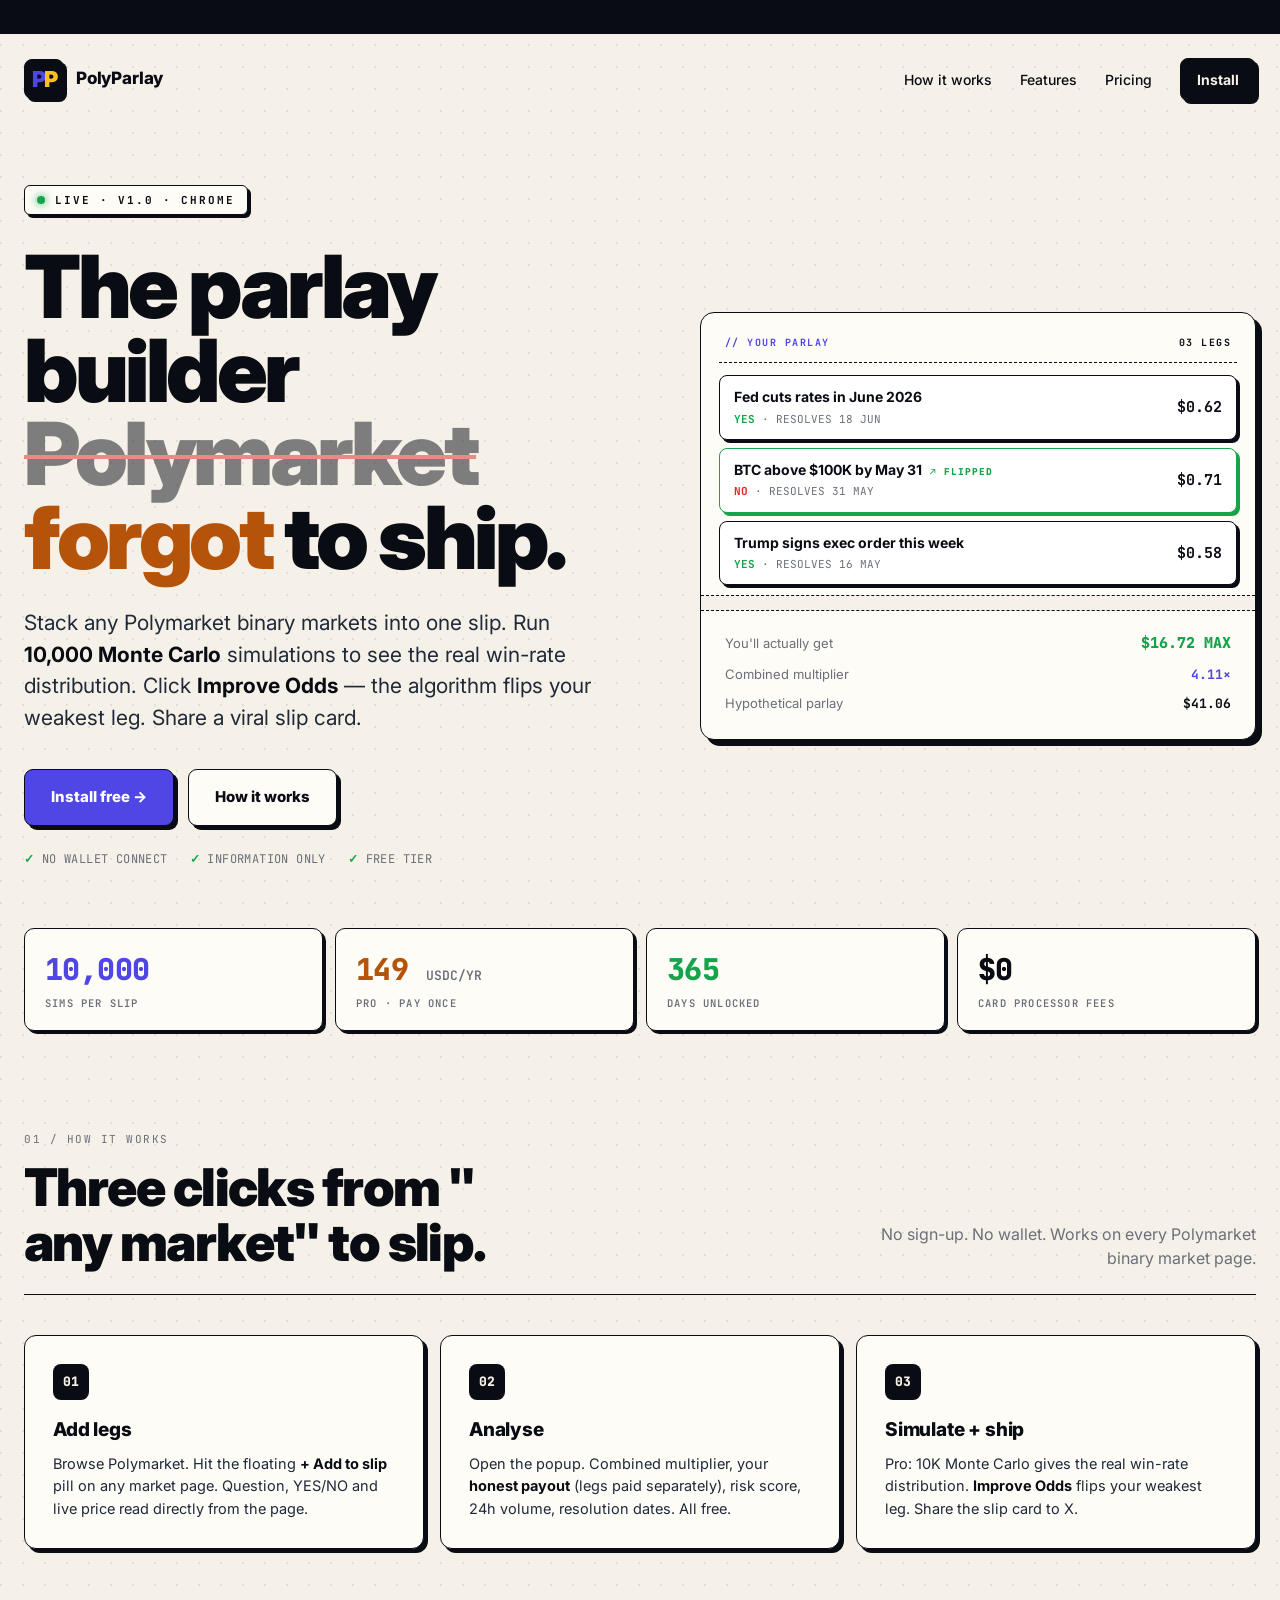
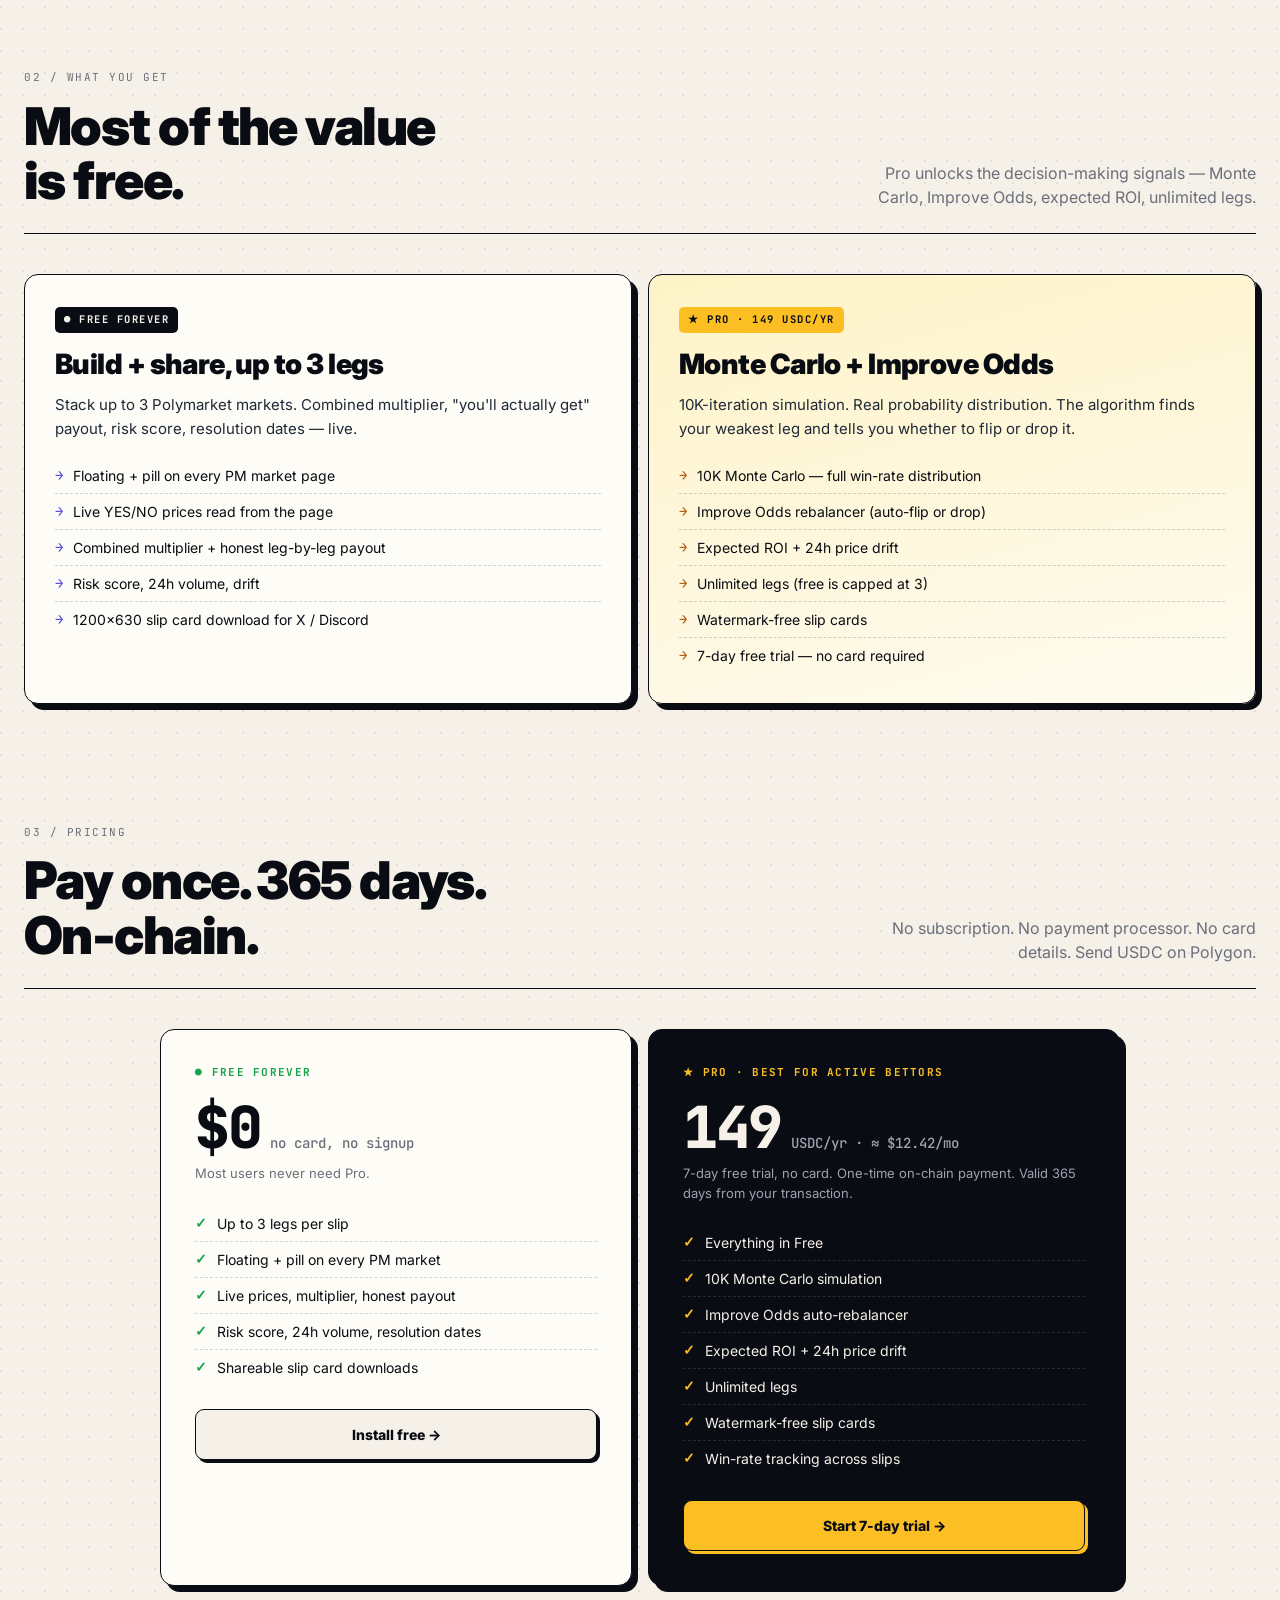
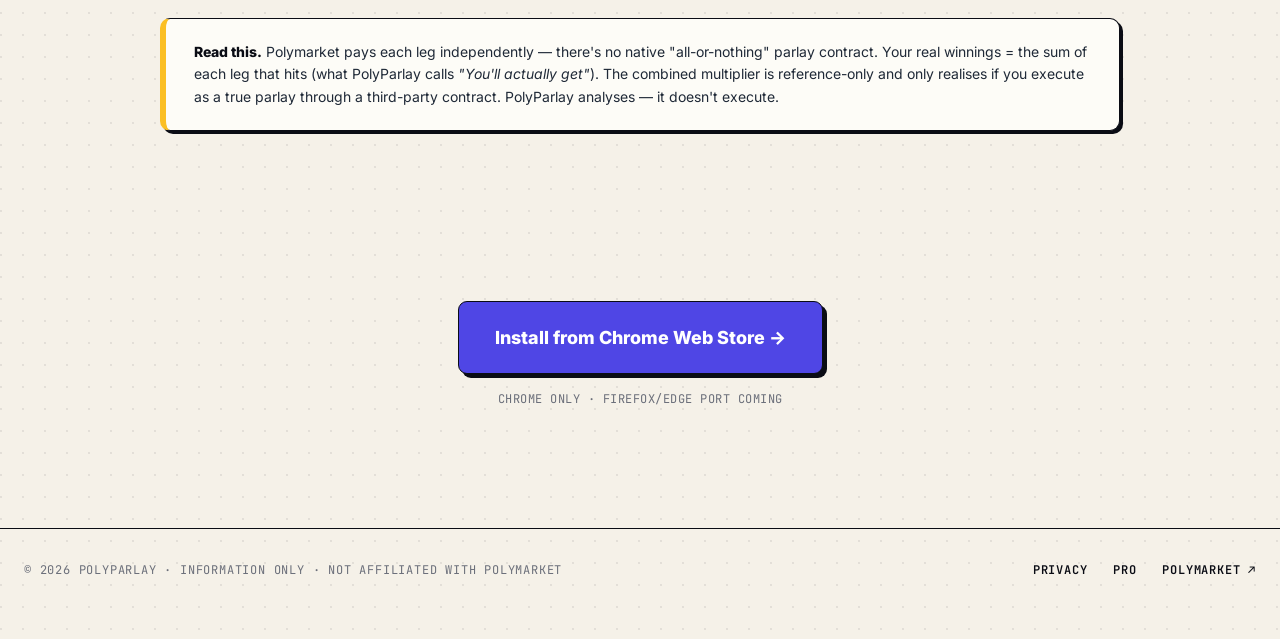
<file: web/index.html>
<!doctype html>
<html lang="en">
  <head>
    <meta charset="utf-8" />
    <meta name="viewport" content="width=device-width, initial-scale=1" />
    <title>PolyParlay — Multi-leg parlay builder for Polymarket</title>
    <meta name="description" content="Build multi-leg parlays from Polymarket markets. 10K Monte Carlo sim, auto-rebalance weak legs, shareable slip cards. Free Chrome extension." />
    <meta property="og:title" content="PolyParlay — Parlay builder for Polymarket" />
    <meta property="og:description" content="Stack 3+ Polymarket markets into one slip. 10K Monte Carlo. Auto-rebalance weak legs. Honest payout math." />
    <meta property="og:type" content="website" />
    <meta property="og:url" content="https://polyparlay.app" />
    <meta name="twitter:card" content="summary_large_image" />
    <meta name="twitter:title" content="PolyParlay" />
    <meta name="twitter:description" content="Multi-leg parlays for Polymarket. 10K Monte Carlo. Improve Odds. Chrome extension." />
    <link rel="preconnect" href="https://fonts.googleapis.com" />
    <link rel="preconnect" href="https://fonts.gstatic.com" crossorigin />
    <link href="https://fonts.googleapis.com/css2?family=Inter:wght@400;500;700;800;900&family=JetBrains+Mono:wght@400;500;700&display=swap" rel="stylesheet" />
    <style>
      :root {
        --bg: #f5f1e8;       /* warm cream paper */
        --bg-2: #fdfcf7;     /* lighter card bg */
        --ink: #0a0c14;      /* near-black ink */
        --ink-2: #1f2937;
        --muted: #6b6f7a;
        --line: #0a0c14;     /* hard borders use ink */
        --accent: #4f46e5;   /* electric indigo */
        --amber: #fbbf24;
        --green: #16a34a;
        --red: #dc2626;

        --shadow-lg: 6px 6px 0 var(--ink);
        --shadow-md: 4px 4px 0 var(--ink);
        --shadow-sm: 3px 3px 0 var(--ink);
      }
      * { box-sizing: border-box; }
      html { scroll-behavior: smooth; }
      body {
        margin: 0;
        font-family: 'Inter', -apple-system, BlinkMacSystemFont, sans-serif;
        font-size: 16px;
        line-height: 1.5;
        color: var(--ink);
        background-color: var(--bg);
        /* dot-grid bg pattern, very subtle */
        background-image:
          radial-gradient(circle at 1px 1px, rgba(10, 12, 20, 0.08) 1px, transparent 0);
        background-size: 22px 22px;
        -webkit-font-smoothing: antialiased;
      }
      .mono { font-family: 'JetBrains Mono', ui-monospace, SFMono-Regular, Menlo, monospace; }

      /* ============================================================
         TOP TICKER STRIP — Hyperliquid/Polymarket aesthetic
         ============================================================ */
      .ticker {
        background: var(--ink);
        color: var(--bg);
        font-family: 'JetBrains Mono', monospace;
        font-size: 11px;
        font-weight: 500;
        letter-spacing: 1px;
        text-transform: uppercase;
        padding: 8px 0;
        white-space: nowrap;
        overflow: hidden;
        border-bottom: 1.5px solid var(--ink);
      }
      .ticker-inner {
        display: inline-block;
        animation: scroll 38s linear infinite;
        padding-left: 100%;
      }
      .ticker-inner span { margin: 0 28px; }
      .ticker-inner .live::before {
        content: '●';
        color: var(--green);
        margin-right: 8px;
        text-shadow: 0 0 6px var(--green);
      }
      .ticker-inner .hi { color: var(--amber); }
      .ticker-inner .acc { color: #a5b4fc; }
      @keyframes scroll {
        0% { transform: translateX(0); }
        100% { transform: translateX(-100%); }
      }

      /* ============================================================
         NAV
         ============================================================ */
      .nav {
        max-width: 1280px; margin: 0 auto;
        padding: 24px;
        display: flex; justify-content: space-between; align-items: center;
        gap: 24px;
      }
      .brand {
        display: flex; align-items: center; gap: 12px;
        font-weight: 800;
        color: var(--ink);
        text-decoration: none;
        font-size: 17px;
        letter-spacing: -0.01em;
      }
      .brand-mark {
        width: 40px; height: 40px;
        border-radius: 8px;
        background: var(--ink);
        border: 1.5px solid var(--ink);
        display: inline-flex; align-items: center; justify-content: center;
        padding: 0 5px;
        font-weight: 900; font-size: 22px; line-height: 1;
        letter-spacing: -2px;
        box-shadow: var(--shadow-sm);
      }
      .brand-mark .p1 { color: var(--accent); }
      .brand-mark .p2 { color: var(--amber); }
      .nav-links { display: flex; gap: 28px; align-items: center; font-size: 14px; font-weight: 500; }
      .nav-links a { color: var(--ink); text-decoration: none; }
      .nav-links a:hover { text-decoration: underline; text-decoration-thickness: 2px; text-underline-offset: 4px; }
      .nav-links .install {
        background: var(--ink); color: var(--bg) !important;
        padding: 10px 16px;
        border-radius: 8px;
        border: 1.5px solid var(--ink);
        font-weight: 700;
        box-shadow: var(--shadow-sm);
        transition: transform 0.08s ease, box-shadow 0.08s ease;
      }
      .nav-links .install:hover { transform: translate(-1px, -1px); box-shadow: 4px 4px 0 var(--ink); text-decoration: none; }
      .nav-links .install:active { transform: translate(2px, 2px); box-shadow: 0 0 0 var(--ink); }

      /* ============================================================
         HERO
         ============================================================ */
      .hero {
        max-width: 1280px; margin: 0 auto;
        padding: 60px 24px 80px;
        display: grid;
        grid-template-columns: 1.1fr 1fr;
        gap: 64px;
        align-items: center;
      }
      .eyebrow {
        display: inline-flex; align-items: center; gap: 10px;
        font-family: 'JetBrains Mono', monospace;
        font-size: 11px; font-weight: 700;
        letter-spacing: 2px; text-transform: uppercase;
        background: var(--bg-2);
        border: 1.5px solid var(--ink);
        padding: 6px 12px;
        border-radius: 6px;
        color: var(--ink);
        box-shadow: var(--shadow-sm);
        margin-bottom: 30px;
      }
      .eyebrow .dot {
        width: 8px; height: 8px; border-radius: 50%;
        background: var(--green);
        box-shadow: 0 0 8px var(--green);
        animation: pulse 1.6s ease-in-out infinite;
      }
      @keyframes pulse { 0%,100% { opacity:1 } 50% { opacity:0.45 } }
      h1 {
        font-size: clamp(44px, 6.8vw, 88px);
        line-height: 0.96;
        margin: 0 0 28px;
        font-weight: 900;
        letter-spacing: -0.04em;
        color: var(--ink);
      }
      h1 .accent { color: var(--accent); }
      h1 .amber  { color: #b45309; }   /* slightly darker amber for light-mode contrast */
      h1 .strike { text-decoration: line-through; text-decoration-thickness: 4px; text-decoration-color: var(--red); opacity: 0.5; }
      .lede {
        font-size: clamp(17px, 1.9vw, 21px);
        color: var(--ink-2);
        max-width: 580px;
        margin: 0 0 36px;
        line-height: 1.5;
      }
      .lede strong { color: var(--ink); font-weight: 700; }
      .cta-row {
        display: flex; gap: 14px; flex-wrap: wrap;
        margin-bottom: 24px;
      }
      .btn {
        display: inline-flex; align-items: center; gap: 10px;
        padding: 16px 26px;
        border-radius: 9px;
        font-weight: 800; font-size: 15px;
        text-decoration: none;
        cursor: pointer; border: 1.5px solid var(--ink);
        transition: transform 0.08s ease, box-shadow 0.08s ease;
        font-family: inherit;
      }
      .btn:hover { transform: translate(-1px, -1px); box-shadow: 5px 5px 0 var(--ink); }
      .btn:active { transform: translate(2px, 2px); box-shadow: 0 0 0 var(--ink); }
      .btn.primary {
        background: var(--accent); color: white;
        box-shadow: var(--shadow-md);
      }
      .btn.ghost {
        background: var(--bg-2); color: var(--ink);
        box-shadow: var(--shadow-md);
      }
      .btn.amber { background: var(--amber); color: var(--ink); box-shadow: var(--shadow-md); }

      .trust-row {
        display: flex; gap: 22px; flex-wrap: wrap;
        font-family: 'JetBrains Mono', monospace;
        font-size: 12px; color: var(--muted);
        letter-spacing: 0.4px;
        text-transform: uppercase;
      }
      .trust-row span::before { content: '✓ '; color: var(--green); font-weight: 800; }

      /* === HERO VISUAL — light-mode parlay ticket === */
      .hero-visual {
        background: var(--bg-2);
        border: 1.5px solid var(--ink);
        border-radius: 14px;
        padding: 18px;
        box-shadow: var(--shadow-lg);
      }
      .hv-head {
        display: flex; justify-content: space-between;
        font-family: 'JetBrains Mono', monospace;
        font-size: 10px; font-weight: 700;
        letter-spacing: 1.5px; text-transform: uppercase;
        color: var(--accent);
        padding: 4px 6px 12px;
        border-bottom: 1.5px dashed var(--ink);
        margin-bottom: 12px;
      }
      .hv-head .pp-count { color: var(--ink); }
      .hv-leg {
        display: grid;
        grid-template-columns: 1fr auto;
        gap: 12px;
        padding: 12px 14px;
        background: white;
        border: 1.5px solid var(--ink);
        border-radius: 8px;
        margin-bottom: 8px;
        align-items: center;
        box-shadow: var(--shadow-sm);
      }
      .hv-leg.flipped { border-color: var(--green); box-shadow: 3px 3px 0 var(--green); }
      .hv-leg-q { color: var(--ink); font-weight: 700; font-size: 14px; line-height: 1.3; }
      .hv-leg-meta { color: var(--muted); font-size: 11px; font-family: 'JetBrains Mono', monospace; margin-top: 4px; }
      .hv-leg-meta .yes { color: var(--green); font-weight: 700; }
      .hv-leg-meta .no  { color: var(--red); font-weight: 700; }
      .hv-leg-price { font-family: 'JetBrains Mono', monospace; font-weight: 700; color: var(--ink); font-size: 15px; }
      .hv-flip {
        display: inline-block;
        font-family: 'JetBrains Mono', monospace;
        font-size: 9.5px; font-weight: 800;
        color: var(--green);
        letter-spacing: 1px;
        margin-left: 8px;
        text-transform: uppercase;
      }
      .hv-perf {
        position: relative;
        height: 16px;
        margin: 10px -18px;
        border-top: 1.5px dashed var(--ink);
        border-bottom: 1.5px dashed var(--ink);
        background: var(--bg);
      }
      .hv-stub { padding: 6px 6px 2px; }
      .hv-stub-row {
        display: flex; justify-content: space-between; align-items: baseline;
        font-size: 13px;
        padding: 5px 0;
      }
      .hv-stub-row .lbl { color: var(--muted); }
      .hv-stub-row .val {
        font-family: 'JetBrains Mono', monospace;
        color: var(--ink); font-weight: 700;
      }
      .hv-stub-row.green .val { color: var(--green); font-weight: 800; font-size: 15px; }
      .hv-stub-row.accent .val { color: var(--accent); }

      /* ============================================================
         GRID-OF-PROOF (metric pills)
         ============================================================ */
      .metrics {
        max-width: 1280px; margin: -20px auto 0;
        padding: 0 24px;
        display: grid;
        grid-template-columns: repeat(4, 1fr);
        gap: 12px;
      }
      .metric {
        background: var(--bg-2);
        border: 1.5px solid var(--ink);
        border-radius: 10px;
        padding: 18px 20px;
        box-shadow: var(--shadow-sm);
      }
      .metric-val {
        font-family: 'JetBrains Mono', monospace;
        font-size: clamp(22px, 2.4vw, 30px);
        font-weight: 800;
        letter-spacing: -0.02em;
        color: var(--ink);
        margin-bottom: 4px;
      }
      .metric-val .accent { color: var(--accent); }
      .metric-val .amber  { color: #b45309; }
      .metric-val .green  { color: var(--green); }
      .metric-lbl {
        font-family: 'JetBrains Mono', monospace;
        font-size: 10.5px;
        font-weight: 600;
        letter-spacing: 1.2px;
        text-transform: uppercase;
        color: var(--muted);
      }

      /* ============================================================
         SECTION
         ============================================================ */
      .section {
        max-width: 1280px; margin: 0 auto;
        padding: 100px 24px 20px;
      }
      .sec-head {
        display: flex; align-items: end; justify-content: space-between;
        gap: 24px; flex-wrap: wrap;
        margin-bottom: 40px;
        border-bottom: 1.5px solid var(--ink);
        padding-bottom: 24px;
      }
      .sec-head .sec-num {
        font-family: 'JetBrains Mono', monospace;
        font-size: 11px;
        letter-spacing: 1.5px;
        color: var(--muted);
        text-transform: uppercase;
        margin-bottom: 14px;
      }
      .sec-head h2 {
        font-size: clamp(32px, 4.2vw, 52px);
        margin: 0;
        font-weight: 900;
        letter-spacing: -0.03em;
        line-height: 1.05;
        color: var(--ink);
      }
      .sec-head .sec-sub {
        font-size: 16px;
        color: var(--muted);
        max-width: 380px;
        text-align: right;
      }

      /* ============================================================
         STEPS
         ============================================================ */
      .steps {
        display: grid;
        grid-template-columns: repeat(3, 1fr);
        gap: 16px;
      }
      .step {
        background: var(--bg-2);
        border: 1.5px solid var(--ink);
        border-radius: 12px;
        padding: 28px;
        box-shadow: var(--shadow-md);
      }
      .step-num {
        display: inline-flex; align-items: center; justify-content: center;
        width: 36px; height: 36px;
        background: var(--ink);
        color: var(--bg);
        font-family: 'JetBrains Mono', monospace;
        font-size: 13px; font-weight: 800;
        border-radius: 8px;
        margin-bottom: 16px;
      }
      .step h3 { margin: 0 0 8px; font-size: 19px; font-weight: 800; color: var(--ink); letter-spacing: -0.01em; }
      .step p { margin: 0; font-size: 14.5px; color: var(--ink-2); line-height: 1.55; }
      .step strong { color: var(--ink); font-weight: 700; }

      /* ============================================================
         FEATURES
         ============================================================ */
      .features {
        display: grid;
        grid-template-columns: 1fr 1fr;
        gap: 16px;
      }
      .feat {
        background: var(--bg-2);
        border: 1.5px solid var(--ink);
        border-radius: 14px;
        padding: 30px;
        box-shadow: var(--shadow-lg);
        position: relative;
      }
      .feat.pro { background: linear-gradient(165deg, #fef3c7, #fefbf0); }
      .feat .tag {
        display: inline-flex; align-items: center; gap: 6px;
        font-family: 'JetBrains Mono', monospace;
        font-size: 10.5px; letter-spacing: 1.5px;
        text-transform: uppercase;
        padding: 5px 9px; border-radius: 5px;
        background: var(--ink); color: var(--bg);
        font-weight: 700;
        margin-bottom: 16px;
      }
      .feat.pro .tag { background: var(--amber); color: var(--ink); }
      .feat h3 {
        margin: 0 0 14px;
        font-size: clamp(22px, 2.4vw, 28px);
        font-weight: 900;
        color: var(--ink);
        letter-spacing: -0.02em;
        line-height: 1.1;
      }
      .feat p {
        color: var(--ink-2);
        margin: 0 0 18px;
        font-size: 15px;
        line-height: 1.55;
      }
      .feat ul { margin: 0; padding: 0; list-style: none; }
      .feat li {
        font-size: 14px;
        padding: 7px 0;
        display: flex; gap: 10px;
        color: var(--ink);
        border-top: 1px dashed rgba(10, 12, 20, 0.18);
      }
      .feat li:first-child { border-top: 0; }
      .feat li::before {
        content: '→';
        color: var(--accent);
        font-family: 'JetBrains Mono', monospace;
        font-weight: 800;
        flex-shrink: 0;
      }
      .feat.pro li::before { color: #b45309; }

      /* ============================================================
         PRICING
         ============================================================ */
      .pricing {
        display: grid;
        grid-template-columns: 1fr 1fr;
        gap: 16px;
        max-width: 960px;
        margin: 0 auto;
      }
      .price-card {
        background: var(--bg-2);
        border: 1.5px solid var(--ink);
        border-radius: 14px;
        padding: 34px;
        box-shadow: var(--shadow-lg);
        position: relative;
      }
      .price-card.pro {
        background: var(--ink);
        color: var(--bg);
      }
      .price-card.pro h3, .price-card.pro li { color: var(--bg); }
      .price-card .badge {
        font-family: 'JetBrains Mono', monospace;
        font-size: 11px; letter-spacing: 1.3px;
        text-transform: uppercase;
        font-weight: 700;
        margin-bottom: 18px;
      }
      .price-card.free .badge { color: var(--green); }
      .price-card.pro .badge  { color: var(--amber); }
      .price-card .pamount {
        display: flex; align-items: baseline; gap: 10px;
        margin-bottom: 8px;
        font-family: 'JetBrains Mono', monospace;
      }
      .price-card .pamount strong {
        font-size: clamp(40px, 5.5vw, 58px);
        font-weight: 900;
        letter-spacing: -0.04em;
        line-height: 1;
      }
      .price-card .pamount .unit { color: var(--muted); font-size: 14px; font-weight: 500; }
      .price-card.pro .pamount .unit { color: #9ca3af; }
      .price-card .pmeta { font-size: 13px; color: var(--muted); margin-bottom: 22px; line-height: 1.5; }
      .price-card.pro .pmeta { color: #9ca3af; }
      .price-card ul { margin: 0 0 24px; padding: 0; list-style: none; }
      .price-card li {
        padding: 7px 0;
        font-size: 14px;
        display: flex; gap: 10px;
        border-top: 1px dashed rgba(10, 12, 20, 0.16);
      }
      .price-card.pro li { border-top-color: rgba(255,255,255,0.12); }
      .price-card li:first-child { border-top: 0; }
      .price-card li::before { content: '✓'; color: var(--green); font-weight: 800; flex-shrink: 0; font-family: 'JetBrains Mono', monospace; }
      .price-card.pro li::before { color: var(--amber); }
      .price-card .pcta {
        display: block; text-align: center;
        padding: 14px 20px;
        border-radius: 9px;
        font-weight: 800;
        text-decoration: none;
        font-size: 14px;
        font-family: inherit;
        border: 1.5px solid var(--ink);
        transition: transform 0.08s ease, box-shadow 0.08s ease;
        box-shadow: var(--shadow-sm);
      }
      .price-card .pcta:hover { transform: translate(-1px, -1px); box-shadow: 4px 4px 0 var(--ink); }
      .price-card .pcta:active { transform: translate(2px, 2px); box-shadow: 0 0 0 var(--ink); }
      .price-card.free .pcta { background: var(--bg); color: var(--ink); }
      .price-card.pro  .pcta { background: var(--amber); color: var(--ink); box-shadow: 3px 3px 0 var(--amber); }
      .price-card.pro  .pcta:hover { box-shadow: 4px 4px 0 var(--bg); }

      /* ============================================================
         DISCLAIMER STRIP
         ============================================================ */
      .disclaimer-strip {
        max-width: 960px; margin: 32px auto 0;
        padding: 22px 28px;
        background: var(--bg-2);
        border: 1.5px solid var(--ink);
        border-left: 6px solid var(--amber);
        border-radius: 10px;
        font-size: 14px;
        color: var(--ink-2);
        line-height: 1.6;
        box-shadow: var(--shadow-sm);
      }
      .disclaimer-strip strong { color: var(--ink); font-weight: 800; }

      /* ============================================================
         INSTALL BLOCK
         ============================================================ */
      .install-block {
        max-width: 880px; margin: 50px auto 0;
        text-align: center;
      }
      .install-block .big-cta {
        padding: 22px 36px;
        font-size: 18px;
      }
      .install-block .micro {
        margin-top: 16px;
        font-family: 'JetBrains Mono', monospace;
        font-size: 12px;
        color: var(--muted);
        letter-spacing: 0.5px;
      }

      /* ============================================================
         FOOTER
         ============================================================ */
      .footer {
        max-width: 1280px; margin: 100px auto 0;
        padding: 32px 24px 60px;
        display: flex; justify-content: space-between; flex-wrap: wrap; gap: 16px;
        border-top: 1.5px solid var(--ink);
        font-family: 'JetBrains Mono', monospace;
        font-size: 12px;
        color: var(--muted);
        text-transform: uppercase;
        letter-spacing: 0.8px;
      }
      .footer .links a {
        color: var(--ink); text-decoration: none; margin-left: 18px; font-weight: 600;
      }
      .footer .links a:hover { text-decoration: underline; text-decoration-thickness: 1.5px; text-underline-offset: 3px; }

      /* ============================================================
         RESPONSIVE
         ============================================================ */
      @media (max-width: 960px) {
        .hero { grid-template-columns: 1fr; padding-top: 36px; gap: 40px; }
        .hero-visual { order: 2; }
        .metrics { grid-template-columns: repeat(2, 1fr); }
        .steps { grid-template-columns: 1fr; }
        .features { grid-template-columns: 1fr; }
        .pricing { grid-template-columns: 1fr; }
        .sec-head { flex-direction: column; align-items: flex-start; }
        .sec-head .sec-sub { text-align: left; }
      }
      @media (max-width: 480px) {
        .nav-links { gap: 14px; }
        .nav-links a:not(.install) { display: none; }
        .metrics { grid-template-columns: 1fr; }
      }
    </style>
  </head>
  <body>

    <!-- Top ticker -->
    <div class="ticker" aria-hidden="true">
      <div class="ticker-inner">
        <span class="live">LIVE</span>
        <span>POLYPARLAY V1.0</span>
        <span class="acc">CHROME EXTENSION + WEB</span>
        <span>10,000 MONTE CARLO SIMS / SLIP</span>
        <span class="hi">PRO 149 USDC / YR</span>
        <span>POLYGON · ON-CHAIN VERIFIED</span>
        <span class="acc">7-DAY FREE TRIAL</span>
        <span>NO WALLET CONNECT</span>
        <span class="hi">NO PAYMENT PROCESSOR</span>
        <span>$0 — $12.42/MO EQUIVALENT</span>
        <!-- duplicate so the loop is continuous -->
        <span class="live">LIVE</span>
        <span>POLYPARLAY V1.0</span>
        <span class="acc">CHROME EXTENSION + WEB</span>
        <span>10,000 MONTE CARLO SIMS / SLIP</span>
        <span class="hi">PRO 149 USDC / YR</span>
        <span>POLYGON · ON-CHAIN VERIFIED</span>
      </div>
    </div>

    <!-- NAV -->
    <nav class="nav">
      <a class="brand" href="/">
        <span class="brand-mark"><span class="p1">P</span><span class="p2">P</span></span>
        PolyParlay
      </a>
      <div class="nav-links">
        <a href="#how">How it works</a>
        <a href="#features">Features</a>
        <a href="#pricing">Pricing</a>
        <a class="install" href="#install">Install</a>
      </div>
    </nav>

    <!-- ============================================================
         HERO
         ============================================================ -->
    <section class="hero">
      <div>
        <div class="eyebrow"><span class="dot"></span> Live · v1.0 · Chrome</div>
        <h1>
          The parlay builder
          <span class="strike">Polymarket</span>
          <span class="amber">forgot</span>
          to ship.
        </h1>
        <p class="lede">
          Stack any Polymarket binary markets into one slip. Run <strong>10,000 Monte Carlo</strong>
          simulations to see the real win-rate distribution. Click <strong>Improve Odds</strong> —
          the algorithm flips your weakest leg. Share a viral slip card.
        </p>
        <div class="cta-row">
          <a class="btn primary" id="installCta" href="#install">Install free →</a>
          <a class="btn ghost" href="#how">How it works</a>
        </div>
        <div class="trust-row">
          <span>NO WALLET CONNECT</span>
          <span>INFORMATION ONLY</span>
          <span>FREE TIER</span>
        </div>
      </div>

      <!-- Product visual -->
      <div class="hero-visual" aria-hidden="true">
        <div class="hv-head">
          <span>// YOUR PARLAY</span><span class="pp-count">03 LEGS</span>
        </div>
        <div class="hv-leg">
          <div>
            <div class="hv-leg-q">Fed cuts rates in June 2026</div>
            <div class="hv-leg-meta"><span class="yes">YES</span> · RESOLVES 18 JUN</div>
          </div>
          <div class="hv-leg-price">$0.62</div>
        </div>
        <div class="hv-leg flipped">
          <div>
            <div class="hv-leg-q">BTC above $100K by May 31<span class="hv-flip">↗ FLIPPED</span></div>
            <div class="hv-leg-meta"><span class="no">NO</span> · RESOLVES 31 MAY</div>
          </div>
          <div class="hv-leg-price">$0.71</div>
        </div>
        <div class="hv-leg">
          <div>
            <div class="hv-leg-q">Trump signs exec order this week</div>
            <div class="hv-leg-meta"><span class="yes">YES</span> · RESOLVES 16 MAY</div>
          </div>
          <div class="hv-leg-price">$0.58</div>
        </div>
        <div class="hv-perf"></div>
        <div class="hv-stub">
          <div class="hv-stub-row green"><span class="lbl">You'll actually get</span><span class="val">$16.72 MAX</span></div>
          <div class="hv-stub-row accent"><span class="lbl">Combined multiplier</span><span class="val">4.11×</span></div>
          <div class="hv-stub-row"><span class="lbl">Hypothetical parlay</span><span class="val">$41.06</span></div>
        </div>
      </div>
    </section>

    <!-- METRICS STRIP -->
    <div class="metrics">
      <div class="metric">
        <div class="metric-val"><span class="accent">10,000</span></div>
        <div class="metric-lbl">Sims per slip</div>
      </div>
      <div class="metric">
        <div class="metric-val"><span class="amber">149</span> <span class="metric-lbl mono" style="font-size:13px; letter-spacing:0;">USDC/yr</span></div>
        <div class="metric-lbl">Pro · pay once</div>
      </div>
      <div class="metric">
        <div class="metric-val"><span class="green">365</span></div>
        <div class="metric-lbl">Days unlocked</div>
      </div>
      <div class="metric">
        <div class="metric-val">$0</div>
        <div class="metric-lbl">Card processor fees</div>
      </div>
    </div>

    <!-- ============================================================
         HOW IT WORKS
         ============================================================ -->
    <section class="section" id="how">
      <div class="sec-head">
        <div>
          <div class="sec-num">01 / HOW IT WORKS</div>
          <h2>Three clicks from "<br/>any market" to slip.</h2>
        </div>
        <div class="sec-sub">No sign-up. No wallet. Works on every Polymarket binary market page.</div>
      </div>
      <div class="steps">
        <div class="step">
          <div class="step-num">01</div>
          <h3>Add legs</h3>
          <p>Browse Polymarket. Hit the floating <strong>+ Add to slip</strong> pill on any market page. Question, YES/NO and live price read directly from the page.</p>
        </div>
        <div class="step">
          <div class="step-num">02</div>
          <h3>Analyse</h3>
          <p>Open the popup. Combined multiplier, your <strong>honest payout</strong> (legs paid separately), risk score, 24h volume, resolution dates. All free.</p>
        </div>
        <div class="step">
          <div class="step-num">03</div>
          <h3>Simulate + ship</h3>
          <p>Pro: 10K Monte Carlo gives the real win-rate distribution. <strong>Improve Odds</strong> flips your weakest leg. Share the slip card to X.</p>
        </div>
      </div>
    </section>

    <!-- ============================================================
         FEATURES
         ============================================================ -->
    <section class="section" id="features">
      <div class="sec-head">
        <div>
          <div class="sec-num">02 / WHAT YOU GET</div>
          <h2>Most of the value<br/>is free.</h2>
        </div>
        <div class="sec-sub">Pro unlocks the decision-making signals — Monte Carlo, Improve Odds, expected ROI, unlimited legs.</div>
      </div>
      <div class="features">
        <div class="feat free">
          <span class="tag">● FREE FOREVER</span>
          <h3>Build + share, up to 3 legs</h3>
          <p>Stack up to 3 Polymarket markets. Combined multiplier, "you'll actually get" payout, risk score, resolution dates — live.</p>
          <ul>
            <li>Floating + pill on every PM market page</li>
            <li>Live YES/NO prices read from the page</li>
            <li>Combined multiplier + honest leg-by-leg payout</li>
            <li>Risk score, 24h volume, drift</li>
            <li>1200×630 slip card download for X / Discord</li>
          </ul>
        </div>
        <div class="feat pro">
          <span class="tag">★ PRO · 149 USDC/YR</span>
          <h3>Monte Carlo + Improve Odds</h3>
          <p>10K-iteration simulation. Real probability distribution. The algorithm finds your weakest leg and tells you whether to flip or drop it.</p>
          <ul>
            <li>10K Monte Carlo — full win-rate distribution</li>
            <li>Improve Odds rebalancer (auto-flip or drop)</li>
            <li>Expected ROI + 24h price drift</li>
            <li>Unlimited legs (free is capped at 3)</li>
            <li>Watermark-free slip cards</li>
            <li>7-day free trial — no card required</li>
          </ul>
        </div>
      </div>
    </section>

    <!-- ============================================================
         PRICING
         ============================================================ -->
    <section class="section" id="pricing">
      <div class="sec-head">
        <div>
          <div class="sec-num">03 / PRICING</div>
          <h2>Pay once. 365 days.<br/>On-chain.</h2>
        </div>
        <div class="sec-sub">No subscription. No payment processor. No card details. Send USDC on Polygon.</div>
      </div>
      <div class="pricing">
        <div class="price-card free">
          <div class="badge">● FREE FOREVER</div>
          <div class="pamount"><strong>$0</strong><span class="unit">no card, no signup</span></div>
          <div class="pmeta">Most users never need Pro.</div>
          <ul>
            <li>Up to 3 legs per slip</li>
            <li>Floating + pill on every PM market</li>
            <li>Live prices, multiplier, honest payout</li>
            <li>Risk score, 24h volume, resolution dates</li>
            <li>Shareable slip card downloads</li>
          </ul>
          <a class="pcta" href="#install">Install free →</a>
        </div>
        <div class="price-card pro">
          <div class="badge">★ PRO · BEST FOR ACTIVE BETTORS</div>
          <div class="pamount"><strong>149</strong><span class="unit">USDC/yr · ≈ $12.42/mo</span></div>
          <div class="pmeta">7-day free trial, no card. One-time on-chain payment. Valid 365 days from your transaction.</div>
          <ul>
            <li>Everything in Free</li>
            <li>10K Monte Carlo simulation</li>
            <li>Improve Odds auto-rebalancer</li>
            <li>Expected ROI + 24h price drift</li>
            <li>Unlimited legs</li>
            <li>Watermark-free slip cards</li>
            <li>Win-rate tracking across slips</li>
          </ul>
          <a class="pcta" href="/upgrade">Start 7-day trial →</a>
        </div>
      </div>

      <div class="disclaimer-strip">
        <strong>Read this.</strong>
        Polymarket pays each leg independently — there's no native "all-or-nothing" parlay contract.
        Your real winnings = the sum of each leg that hits (what PolyParlay calls
        <em>"You'll actually get"</em>). The combined multiplier is reference-only and only realises
        if you execute as a true parlay through a third-party contract. PolyParlay analyses — it doesn't execute.
      </div>
    </section>

    <!-- ============================================================
         INSTALL
         ============================================================ -->
    <section class="section" id="install">
      <div class="install-block">
        <a class="btn primary big-cta" id="installCta2" href="#">
          Install from Chrome Web Store →
        </a>
        <div class="micro">CHROME ONLY · FIREFOX/EDGE PORT COMING</div>
      </div>
    </section>

    <!-- ============================================================
         FOOTER
         ============================================================ -->
    <div class="footer">
      <div>© 2026 POLYPARLAY · INFORMATION ONLY · NOT AFFILIATED WITH POLYMARKET</div>
      <div class="links">
        <a href="/privacy">PRIVACY</a>
        <a href="/upgrade">PRO</a>
        <a href="https://polymarket.com" target="_blank" rel="noopener">POLYMARKET ↗</a>
      </div>
    </div>

    <script>
      // Both install CTAs route to the CWS listing — placeholder until v1.0.30 published.
      const CWS_URL = '#';  // TODO: replace with real CWS listing URL after approval
      function bindInstall(id) {
        const el = document.getElementById(id);
        if (!el) return;
        el.addEventListener('click', (e) => {
          if (CWS_URL === '#') {
            e.preventDefault();
            alert('PolyParlay is currently under Chrome Web Store review. The listing will be live within 1–3 business days.');
          }
        });
        if (CWS_URL !== '#') el.href = CWS_URL;
      }
      bindInstall('installCta');
      bindInstall('installCta2');
    </script>
  </body>
</html>
</file>
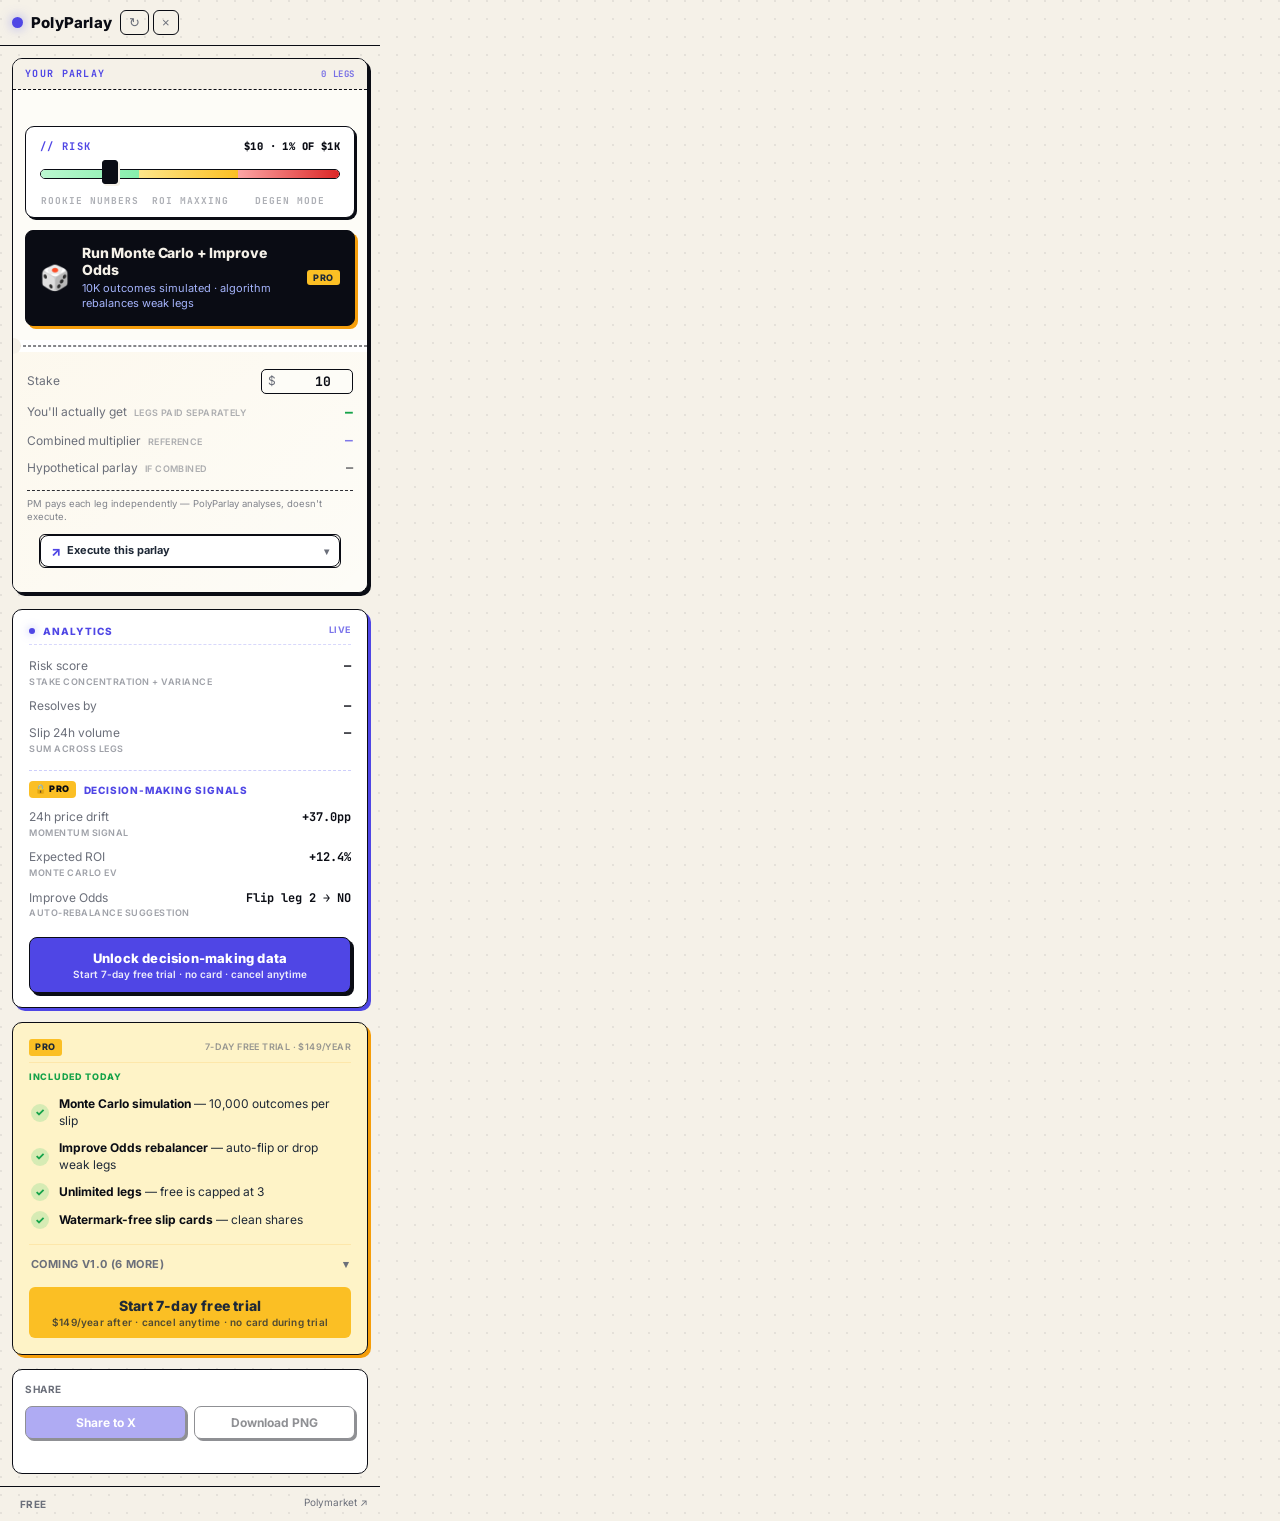
<file: extension/popup.html>
<!doctype html>
<html lang="en">
  <head>
    <meta charset="utf-8" />
    <link rel="preconnect" href="https://fonts.googleapis.com" />
    <link rel="preconnect" href="https://fonts.gstatic.com" crossorigin />
    <link href="https://fonts.googleapis.com/css2?family=Inter:wght@400;500;700;800;900&family=JetBrains+Mono:wght@400;500;700;800&display=swap" rel="stylesheet" />
    <link rel="stylesheet" href="popup.css" />
  </head>
  <body>
    <header>
      <div class="brand">
        <span class="dot"></span>
        <span class="name">PolyParlay</span>
        <span class="brand-tag">Monte Carlo + Odds Optimizer</span>
      </div>
      <button id="headerCta" class="header-cta" type="button" aria-label="Pro status"></button>
      <div class="head-actions">
        <button id="refresh" class="ghost" title="Refresh prices">↻</button>
        <button id="clear" class="ghost" title="Clear slip">×</button>
      </div>
    </header>

    <!-- Lifetime $ tracker — the cumulative dollar amount PolyParlay has
         added to the user's actual bets via Improve Odds rebalances. By
         trial-end this number IS the answer to "should I pay $149?"
         The label explicitly says what the number is so there's no
         ambiguity: it's dollars POLYPARLAY HAS GAINED YOU. -->
    <div id="impactStrip" class="impact-strip hidden">
      <div class="impact-strip-row">
        <span class="impact-strip-label">↗ POLYPARLAY HAS GAINED YOU</span>
        <span class="impact-strip-ev" id="impactEv">+$0.00</span>
      </div>
      <div class="impact-strip-sub" id="impactSub">
        Apply Improve Odds on any parlay to start gaining $ on your bets
      </div>
    </div>

    <!-- Parlay ticket — legs body + perforated divider + math stub baked
         into one cohesive card so the slip feels like an actual betting slip. -->
    <section class="parlay-ticket">
      <div class="ticket-head">
        <span class="ticket-head-title">Your parlay</span>
        <span id="legsCount" class="ticket-head-count">0 legs</span>
      </div>

      <div id="legs" class="legs"></div>

      <!-- Risk slider — three-zone crypto-leverage style. Modulates stake +
           recolors analytics by risk zone. Replaces the old "Leg 4+ — Pro"
           obtrusive banner. -->
      <div class="risk-bar" id="riskBar">
        <div class="risk-bar-head">
          <span class="risk-bar-label">// RISK</span>
          <span class="risk-bar-stake mono" id="riskBarStake">$10 · 1% of $1k</span>
        </div>
        <div class="risk-bar-track">
          <div class="risk-bar-zones" aria-hidden="true">
            <span class="rz rz-rookie"></span>
            <span class="rz rz-maxxing"></span>
            <span class="rz rz-degen"></span>
          </div>
          <input type="range" id="riskSlider" min="0" max="100" value="22" aria-label="Risk slider" />
        </div>
        <div class="risk-bar-zone-labels">
          <span class="rzl rzl-rookie" data-zone="rookie">Rookie numbers</span>
          <span class="rzl rzl-maxxing" data-zone="maxxing">ROI maxxing</span>
          <span class="rzl rzl-degen" data-zone="degen">Degen mode</span>
        </div>
      </div>

      <!-- Leg 4+ locked block kept hidden in DOM (legacy code still references
           its IDs); the visible upgrade prompt is now driven by the Pro section
           below the ticket, not by an obtrusive in-ticket banner. -->
      <section id="locked" class="locked hidden" style="display:none">
        <div class="locked-title">Leg 4+ — Pro</div>
        <div id="lockedPreview" class="locked-preview"></div>
        <button id="upgrade" class="upgrade">Start 7-day free trial</button>
      </section>

      <!-- Monte Carlo button — INSIDE the ticket between legs and math stub.
           It's the bridge between "your slip" and "what the math says." -->
      <button class="run-sim-box run-sim-inline" id="runSimBtn" type="button">
        <span class="run-sim-icon" aria-hidden="true">🎲</span>
        <span class="run-sim-content">
          <span class="run-sim-title">Run Monte Carlo + Improve Odds</span>
          <span class="run-sim-desc" id="runSimDesc">10K outcomes simulated · algorithm rebalances weak legs</span>
        </span>
        <span class="pro-tag">PRO</span>
      </button>

      <!-- Sim results expand IN PLACE (the button hides while open) -->
      <section id="simResults" class="sim-results hidden">
        <div class="sim-head">
          <span id="simHeadLabel">Monte Carlo simulation</span>
          <button id="simRerun" class="sim-rerun" type="button" aria-label="Rerun simulation with current legs">↻ Rerun</button>
          <button id="simClose" class="sim-close" type="button" aria-label="Close">×</button>
        </div>
        <div class="sim-grid" id="simGrid"></div>
        <div class="sim-foot">
          Each iteration: independent bernoulli per leg using market-implied probabilities.
          Win rate depends on leg odds only — stake changes $ amounts but not the underlying probability.
          Payout assumes atomic parlay (all legs must hit).
        </div>
        <div id="improveOdds" class="improve-odds hidden">
          <div class="improve-odds-info">
            <div class="improve-odds-title">↗ Improve odds</div>
            <div class="improve-odds-desc" id="improveOddsDesc"></div>
          </div>
          <button class="improve-odds-apply" id="improveOddsApply" type="button">Apply</button>
        </div>
      </section>

      <!-- Perforated divider between sim/legs and math stub -->
      <div class="ticket-perf" aria-hidden="true"></div>

      <!-- Math stub: stake input + payout numbers + brief disclaimer -->
      <div class="ticket-stub">
        <div class="row stake-row">
          <label for="stake">Stake</label>
          <div class="stake-input">
            <span class="dollar">$</span>
            <input id="stake" type="number" min="0" step="1" value="10" />
          </div>
        </div>
        <div class="row row-payout-actual">
          <span>You'll actually get <span class="row-hint">legs paid separately</span></span>
          <span id="indSum">—</span>
        </div>
        <div class="row row-payout-ref">
          <span>Combined multiplier <span class="row-hint">reference</span></span>
          <span id="multiplier" class="value-accent">—</span>
        </div>
        <div class="row row-payout-ref">
          <span>Hypothetical parlay <span class="row-hint">if combined</span></span>
          <span id="maxPayout">—</span>
        </div>
        <div class="ticket-disclaimer">
          PM pays each leg independently — PolyParlay analyses, doesn't execute.
        </div>

        <!-- Execute menu pulled into the ticket as a slim footer action -->
        <details class="execute-menu execute-menu-inline" id="executeMenu">
          <summary class="execute-summary">
            <span class="execute-icon">↗</span>
            <span>Execute this parlay</span>
            <span class="execute-caret">▾</span>
          </summary>
          <div class="execute-options">
            <a class="execute-opt" href="https://parlays.predictshark.io" target="_blank" rel="noopener" data-exec="predictshark">
              <div class="execute-opt-title">PredictShark <span class="exec-badge">on-chain</span></div>
              <div class="execute-opt-desc">Combines all legs into a single Polygon contract. Real parlay execution — all legs must hit for payout.</div>
            </a>
            <button type="button" class="execute-opt" id="openAllLegs" data-exec="pm-manual">
              <div class="execute-opt-title">Open each leg on Polymarket</div>
              <div class="execute-opt-desc">Place positions independently. You get per-leg payouts that sum — not the parlay multiplier.</div>
            </button>
          </div>
        </details>
      </div>
    </section>

    <section class="free-analytics">
      <div class="analytics-head">
        <span class="analytics-head-dot"></span>
        <span class="analytics-head-title">Analytics</span>
        <span class="analytics-head-count">live</span>
      </div>

      <!-- FREE rows — Risk score teaser + passthrough data -->
      <div class="analytics-free">
        <div class="row">
          <span>Risk score <span class="row-hint">stake concentration + variance</span></span>
          <span id="proRisk">—</span>
        </div>
        <div class="row">
          <span>Resolves by</span>
          <span id="lastReso">—</span>
        </div>
        <div class="row">
          <span>Slip 24h volume <span class="row-hint">sum across legs</span></span>
          <span id="proVol24">—</span>
        </div>
      </div>

      <!-- PRO rows — high-value decision metrics, blurred for free tier -->
      <div class="analytics-pro" id="analyticsPro">
        <div class="analytics-pro-label">
          <span class="lock-chip">🔒 PRO</span>
          <span class="analytics-pro-text">Decision-making signals</span>
        </div>
        <div class="row analytics-blur-row" data-pro-row="drift">
          <span>24h price drift <span class="row-hint">momentum signal</span></span>
          <span id="proDrift" class="blur-target">+37.0pp</span>
        </div>
        <div class="row analytics-blur-row" data-pro-row="ev">
          <span>Expected ROI <span class="row-hint">Monte Carlo EV</span></span>
          <span id="proExpectedRoi" class="blur-target">+12.4%</span>
        </div>
        <div class="row analytics-blur-row" data-pro-row="improve">
          <span>Improve Odds <span class="row-hint">auto-rebalance suggestion</span></span>
          <span id="proImprovePreview" class="blur-target">Flip leg 2 → NO</span>
        </div>

        <button type="button" class="analytics-unlock" id="analyticsUnlock">
          <span class="analytics-unlock-headline">Unlock decision-making data</span>
          <span class="analytics-unlock-sub">Start 7-day free trial · no card · cancel anytime</span>
        </button>
      </div>

      <div class="warning hidden" id="concentrationWarn">
        <span class="warn-icon">⚠</span>
        <span id="concentrationText"></span>
      </div>
    </section>


    <section class="pro-section">
      <div class="pro-head">
        <span class="pro-tag">PRO</span>
        <span class="pro-meta">7-day free trial · $149/year</span>
      </div>

      <div class="pro-included">
        <div class="pro-included-label">Included today</div>
        <div class="pro-included-row" data-pro="monte-carlo">
          <span class="pro-check">✓</span>
          <span><strong>Monte Carlo simulation</strong> — 10,000 outcomes per slip</span>
        </div>
        <div class="pro-included-row" data-pro="improve-odds">
          <span class="pro-check">✓</span>
          <span><strong>Improve Odds rebalancer</strong> — auto-flip or drop weak legs</span>
        </div>
        <div class="pro-included-row" data-pro="unlimited-legs">
          <span class="pro-check">✓</span>
          <span><strong>Unlimited legs</strong> — free is capped at 3</span>
        </div>
        <div class="pro-included-row" data-pro="watermark-free">
          <span class="pro-check">✓</span>
          <span><strong>Watermark-free slip cards</strong> — clean shares</span>
        </div>
      </div>

      <details class="pro-roadmap">
        <summary class="pro-roadmap-head">
          <span>Coming v1.0 (6 more)</span>
          <span class="pro-caret">▾</span>
        </summary>
        <div class="pro-roadmap-list">
          <div class="pro-roadmap-row" data-pro="smart-money">🔒 Smart money agreement <span class="row-hint">top 10 wallets per leg</span></div>
          <div class="pro-roadmap-row" data-pro="archive">🔒 Signal archive <span class="row-hint">your accumulated data — locks at trial end</span></div>
          <div class="pro-roadmap-row" data-pro="performance">🔒 Signal performance <span class="row-hint">entry vs current price · retained 90 days</span></div>
          <div class="pro-roadmap-row" data-pro="parlay-history">🔒 Saved parlay history <span class="row-hint">all slips you built · trial locks them</span></div>
          <div class="pro-roadmap-row" data-pro="winrate-tracking">🔒 Your win-rate over time <span class="row-hint">7d trial only seeds this — pay to keep</span></div>
          <div class="pro-roadmap-row" data-pro="live-parlays">🔒 Live saved parlay prices</div>
          <div class="pro-roadmap-row" data-pro="alerts">🔒 Real-time push alerts</div>
          <div class="pro-roadmap-row" data-pro="exit">🔒 Mass-exit signal <span class="row-hint">last 6h</span></div>
        </div>
      </details>

      <button class="pro-cta-main" id="proMainCta" type="button">
        <span class="pro-cta-line1">Start 7-day free trial</span>
        <span class="pro-cta-line2">$149/year after · cancel anytime · no card during trial</span>
      </button>
    </section>

    <section id="cardWrap" class="card-wrap hidden">
      <canvas id="card" width="1200" height="630"></canvas>
    </section>

    <section class="actions-group">
      <div class="actions-title">Share</div>
      <div class="actions-row">
        <button id="shareX" class="primary" disabled>Share to X</button>
        <button id="downloadTop" class="secondary" disabled>Download PNG</button>
      </div>
      <div id="shareStatus" class="share-status"></div>
    </section>

    <footer>
      <span id="proTierIndicator" class="pro-tier-indicator">Free</span>
      <a id="visit" href="https://polymarket.com" target="_blank">Polymarket ↗</a>
    </footer>

    <script src="popup.js"></script>
  </body>
</html>
</file>
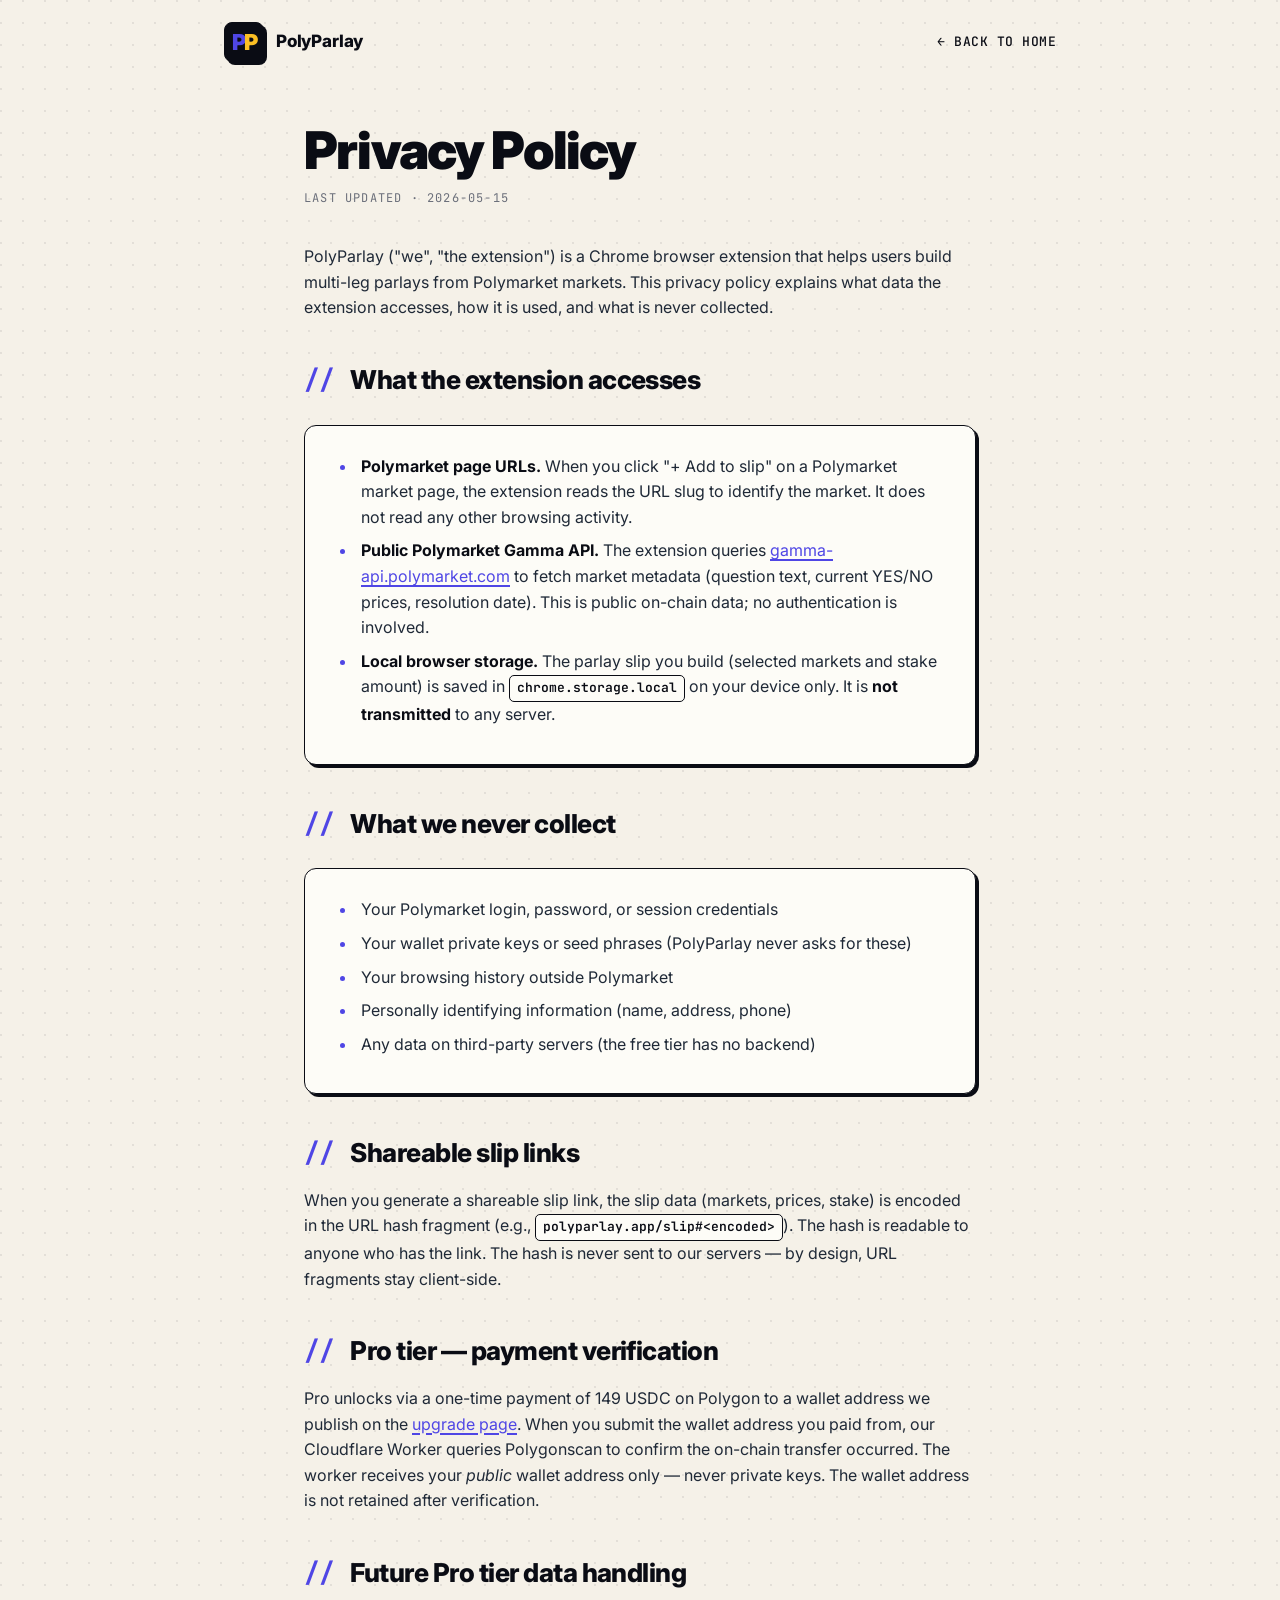
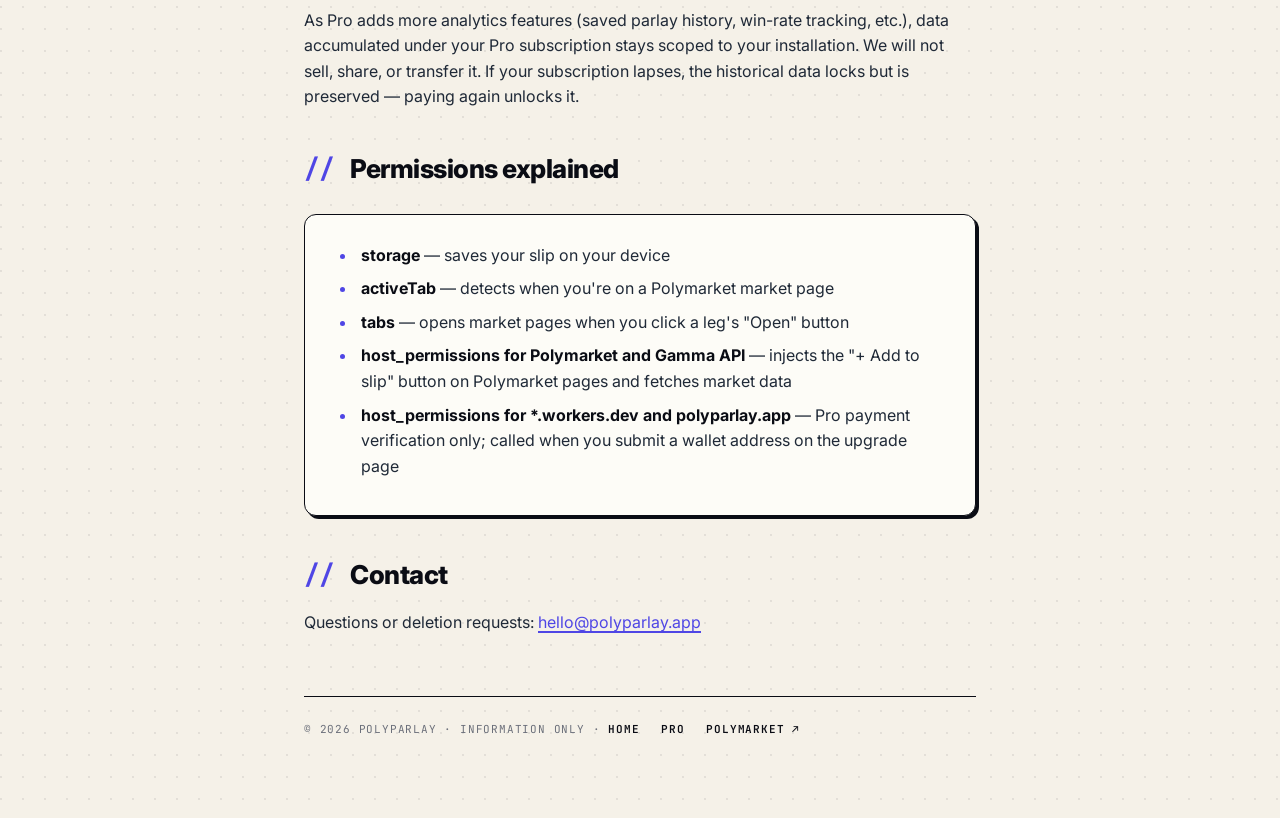
<file: web/privacy.html>
<!doctype html>
<html lang="en">
  <head>
    <meta charset="utf-8" />
    <meta name="viewport" content="width=device-width, initial-scale=1" />
    <title>PolyParlay — Privacy Policy</title>
    <link rel="preconnect" href="https://fonts.googleapis.com" />
    <link rel="preconnect" href="https://fonts.gstatic.com" crossorigin />
    <link href="https://fonts.googleapis.com/css2?family=Inter:wght@400;500;700;800;900&family=JetBrains+Mono:wght@400;500;700&display=swap" rel="stylesheet" />
    <style>
      :root {
        --bg: #f5f1e8;
        --bg-2: #fdfcf7;
        --ink: #0a0c14;
        --ink-2: #1f2937;
        --muted: #6b6f7a;
        --accent: #4f46e5;
        --amber: #fbbf24;
        --green: #16a34a;
        --shadow-md: 4px 4px 0 var(--ink);
        --shadow-sm: 3px 3px 0 var(--ink);
      }
      * { box-sizing: border-box; }
      body {
        margin: 0;
        font-family: 'Inter', -apple-system, BlinkMacSystemFont, sans-serif;
        font-size: 16px;
        line-height: 1.6;
        color: var(--ink-2);
        background-color: var(--bg);
        background-image:
          radial-gradient(circle at 1px 1px, rgba(10, 12, 20, 0.08) 1px, transparent 0);
        background-size: 22px 22px;
        min-height: 100vh;
        -webkit-font-smoothing: antialiased;
      }
      .nav {
        max-width: 880px; margin: 0 auto;
        padding: 22px 24px;
        display: flex; justify-content: space-between; align-items: center;
      }
      .brand {
        display: flex; align-items: center; gap: 12px;
        font-weight: 800; color: var(--ink); text-decoration: none;
        font-size: 17px; letter-spacing: -0.01em;
      }
      .brand-mark {
        width: 40px; height: 40px;
        border-radius: 8px;
        background: var(--ink);
        border: 1.5px solid var(--ink);
        display: inline-flex; align-items: center; justify-content: center;
        padding: 0 5px;
        font-weight: 900; font-size: 22px; line-height: 1;
        letter-spacing: -2px;
        box-shadow: var(--shadow-sm);
      }
      .brand-mark .p1 { color: var(--accent); }
      .brand-mark .p2 { color: var(--amber); }
      .nav-back {
        font-family: 'JetBrains Mono', ui-monospace, monospace;
        font-size: 13px; font-weight: 500;
        color: var(--ink); text-decoration: none;
        letter-spacing: 0.5px;
      }
      .nav-back:hover { text-decoration: underline; text-underline-offset: 4px; text-decoration-thickness: 2px; }

      .wrap { max-width: 720px; margin: 0 auto; padding: 40px 24px 80px; }

      h1 {
        font-size: clamp(36px, 5vw, 52px);
        line-height: 1.02;
        margin: 0 0 12px;
        color: var(--ink);
        font-weight: 900;
        letter-spacing: -0.035em;
      }
      .updated {
        font-family: 'JetBrains Mono', monospace;
        color: var(--muted);
        font-size: 12px;
        letter-spacing: 1.2px;
        text-transform: uppercase;
        margin-bottom: 36px;
      }
      h2 {
        color: var(--ink);
        font-size: clamp(20px, 2.4vw, 26px);
        margin: 38px 0 14px;
        font-weight: 800;
        letter-spacing: -0.02em;
      }
      h2::before {
        content: '// ';
        font-family: 'JetBrains Mono', monospace;
        color: var(--accent);
        font-weight: 700;
      }
      p { color: var(--ink-2); margin: 0 0 14px; }
      a { color: var(--accent); text-decoration: underline; text-underline-offset: 3px; text-decoration-thickness: 1.5px; }
      a:hover { text-decoration-thickness: 2px; }
      ul { padding-left: 22px; margin: 0 0 18px; }
      ul li {
        margin-bottom: 8px;
        padding-left: 4px;
      }
      ul li::marker { color: var(--accent); }
      strong { color: var(--ink); font-weight: 700; }
      code {
        display: inline-block;
        padding: 2px 7px;
        background: var(--bg-2);
        border: 1.5px solid var(--ink);
        border-radius: 5px;
        font-family: 'JetBrains Mono', monospace;
        font-size: 13px;
        color: var(--ink);
        font-weight: 600;
      }
      .card {
        background: var(--bg-2);
        border: 1.5px solid var(--ink);
        border-radius: 12px;
        padding: 28px 30px;
        margin: 24px 0;
        box-shadow: var(--shadow-sm);
      }
      .card p:last-child, .card ul:last-child { margin-bottom: 0; }

      footer {
        margin-top: 60px;
        padding-top: 24px;
        border-top: 1.5px solid var(--ink);
        font-family: 'JetBrains Mono', monospace;
        font-size: 11px;
        color: var(--muted);
        letter-spacing: 0.8px;
        text-transform: uppercase;
      }
      footer a {
        color: var(--ink); text-decoration: none; font-weight: 600;
        margin-right: 14px;
      }
      footer a:hover { text-decoration: underline; text-underline-offset: 3px; }
    </style>
  </head>
  <body>
    <nav class="nav">
      <a class="brand" href="/">
        <span class="brand-mark"><span class="p1">P</span><span class="p2">P</span></span>
        PolyParlay
      </a>
      <a class="nav-back" href="/">← BACK TO HOME</a>
    </nav>

    <div class="wrap">
      <h1>Privacy Policy</h1>
      <div class="updated">LAST UPDATED · 2026-05-15</div>

      <p>
        PolyParlay ("we", "the extension") is a Chrome browser extension that helps users build
        multi-leg parlays from Polymarket markets. This privacy policy explains what data the extension
        accesses, how it is used, and what is never collected.
      </p>

      <h2>What the extension accesses</h2>
      <div class="card">
        <ul>
          <li>
            <strong>Polymarket page URLs.</strong> When you click "+ Add to slip" on a Polymarket market
            page, the extension reads the URL slug to identify the market. It does not read any other
            browsing activity.
          </li>
          <li>
            <strong>Public Polymarket Gamma API.</strong> The extension queries
            <a href="https://gamma-api.polymarket.com" target="_blank" rel="noopener">gamma-api.polymarket.com</a>
            to fetch market metadata (question text, current YES/NO prices, resolution date). This is
            public on-chain data; no authentication is involved.
          </li>
          <li>
            <strong>Local browser storage.</strong> The parlay slip you build (selected markets and
            stake amount) is saved in <code>chrome.storage.local</code> on your device only. It is
            <strong>not transmitted</strong> to any server.
          </li>
        </ul>
      </div>

      <h2>What we never collect</h2>
      <div class="card">
        <ul>
          <li>Your Polymarket login, password, or session credentials</li>
          <li>Your wallet private keys or seed phrases (PolyParlay never asks for these)</li>
          <li>Your browsing history outside Polymarket</li>
          <li>Personally identifying information (name, address, phone)</li>
          <li>Any data on third-party servers (the free tier has no backend)</li>
        </ul>
      </div>

      <h2>Shareable slip links</h2>
      <p>
        When you generate a shareable slip link, the slip data (markets, prices, stake) is encoded in
        the URL hash fragment (e.g., <code>polyparlay.app/slip#&lt;encoded&gt;</code>). The hash is
        readable to anyone who has the link. The hash is never sent to our servers — by design,
        URL fragments stay client-side.
      </p>

      <h2>Pro tier — payment verification</h2>
      <p>
        Pro unlocks via a one-time payment of 149 USDC on Polygon to a wallet address we publish on
        the <a href="/upgrade">upgrade page</a>. When you submit the wallet address you paid from,
        our Cloudflare Worker queries Polygonscan to confirm the on-chain transfer occurred. The
        worker receives your <em>public</em> wallet address only — never private keys. The wallet
        address is not retained after verification.
      </p>

      <h2>Future Pro tier data handling</h2>
      <p>
        As Pro adds more analytics features (saved parlay history, win-rate tracking, etc.), data
        accumulated under your Pro subscription stays scoped to your installation. We will not sell,
        share, or transfer it. If your subscription lapses, the historical data locks but is preserved
        — paying again unlocks it.
      </p>

      <h2>Permissions explained</h2>
      <div class="card">
        <ul>
          <li><strong>storage</strong> — saves your slip on your device</li>
          <li><strong>activeTab</strong> — detects when you're on a Polymarket market page</li>
          <li><strong>tabs</strong> — opens market pages when you click a leg's "Open" button</li>
          <li>
            <strong>host_permissions for Polymarket and Gamma API</strong> — injects the "+ Add to slip"
            button on Polymarket pages and fetches market data
          </li>
          <li>
            <strong>host_permissions for *.workers.dev and polyparlay.app</strong> — Pro payment
            verification only; called when you submit a wallet address on the upgrade page
          </li>
        </ul>
      </div>

      <h2>Contact</h2>
      <p>
        Questions or deletion requests: <a href="mailto:hello@polyparlay.app">hello@polyparlay.app</a>
      </p>

      <footer>
        © 2026 POLYPARLAY · INFORMATION ONLY ·
        <a href="/">HOME</a>
        <a href="/upgrade">PRO</a>
        <a href="https://polymarket.com" target="_blank" rel="noopener">POLYMARKET ↗</a>
      </footer>
    </div>
  </body>
</html>
</file>
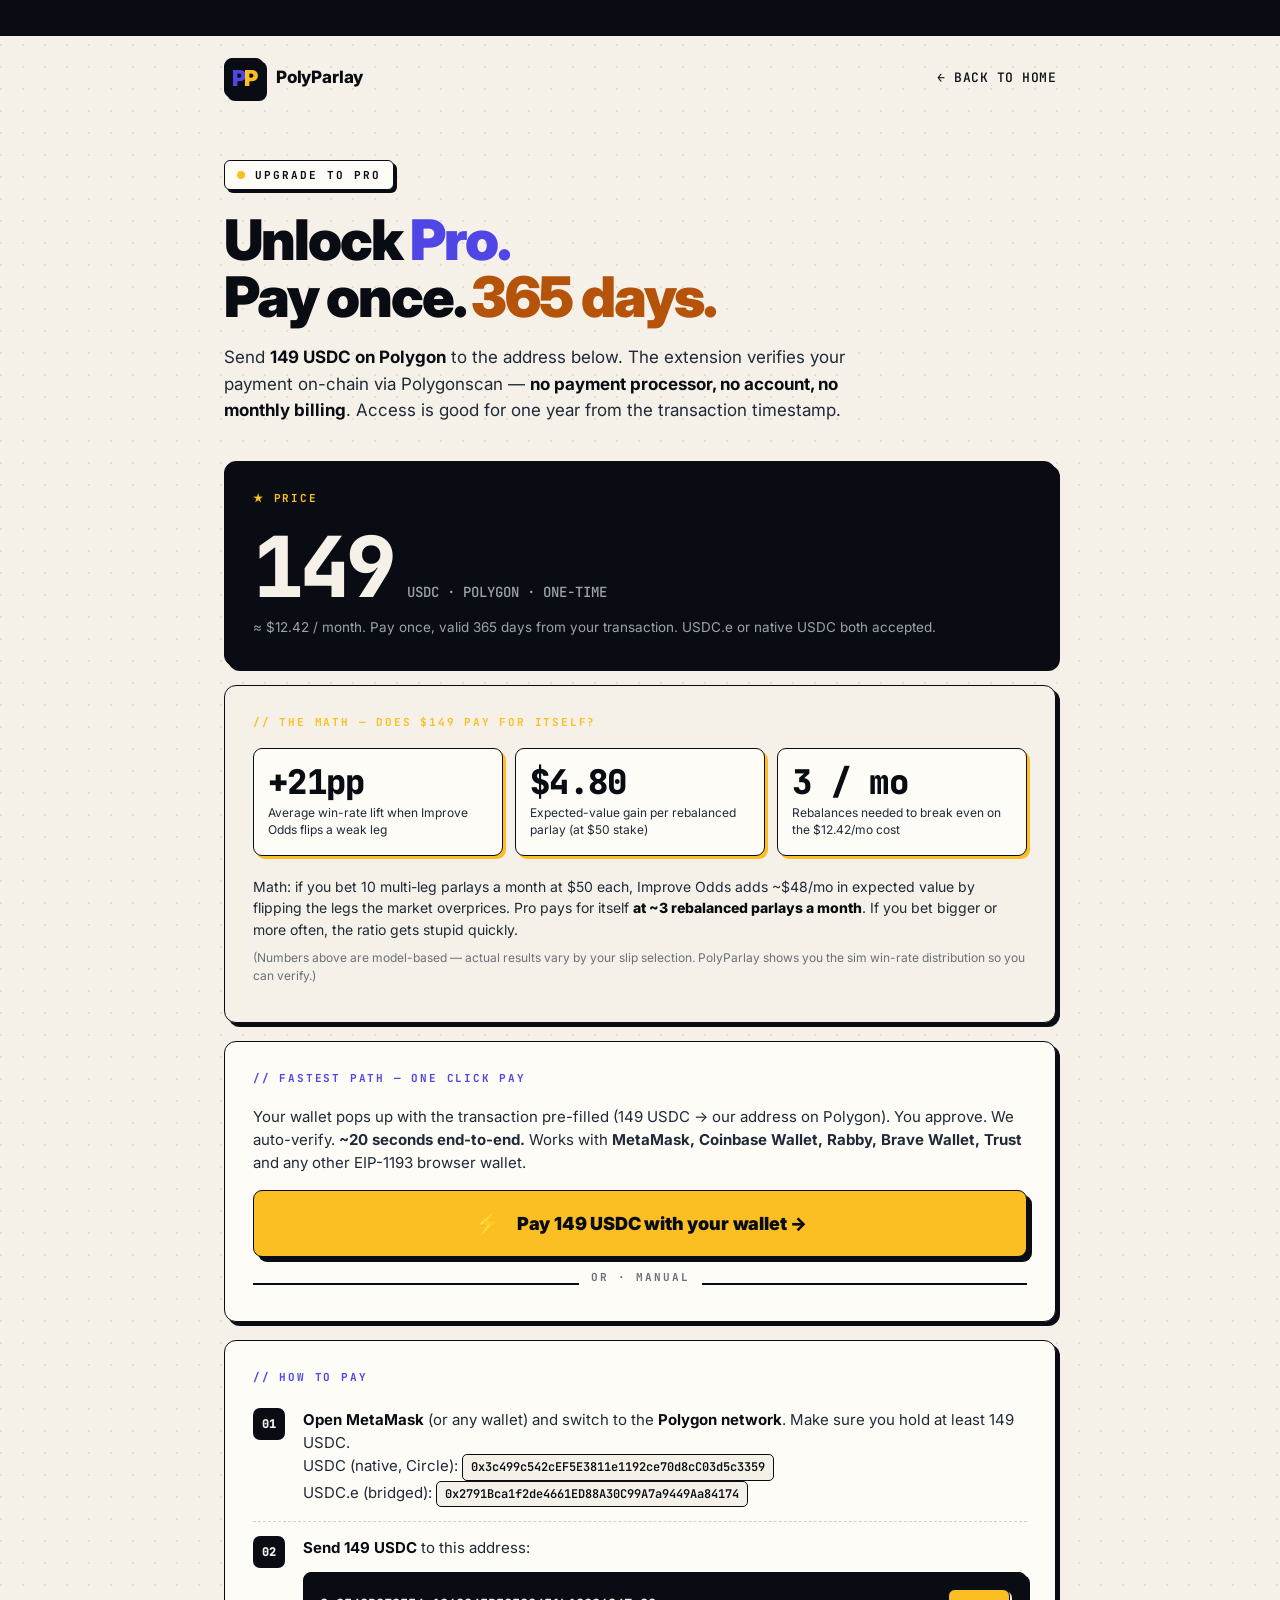
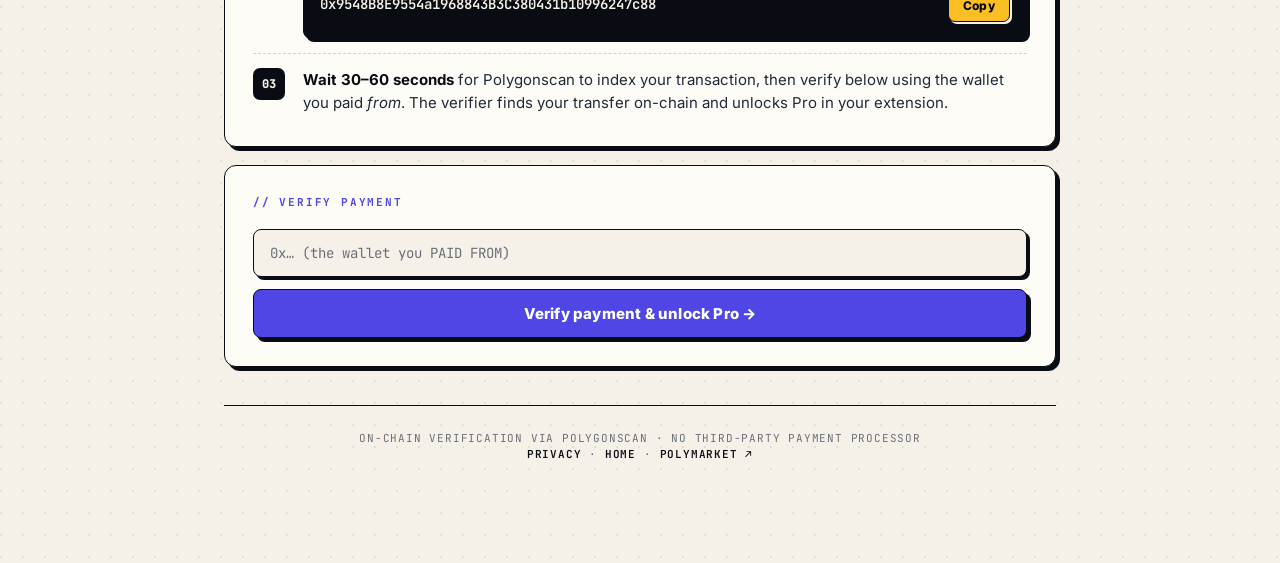
<file: web/upgrade.html>
<!doctype html>
<html lang="en">
  <head>
    <meta charset="utf-8" />
    <meta name="viewport" content="width=device-width, initial-scale=1" />
    <title>Unlock PolyParlay Pro</title>
    <meta name="description" content="Pay 149 USDC on Polygon to unlock PolyParlay Pro for 365 days. No subscription. No data given to a payment processor." />
    <link rel="preconnect" href="https://fonts.googleapis.com" />
    <link rel="preconnect" href="https://fonts.gstatic.com" crossorigin />
    <link href="https://fonts.googleapis.com/css2?family=Inter:wght@400;500;700;800;900&family=JetBrains+Mono:wght@400;500;700&display=swap" rel="stylesheet" />
    <style>
      :root {
        --bg: #f5f1e8;
        --bg-2: #fdfcf7;
        --ink: #0a0c14;
        --ink-2: #1f2937;
        --muted: #6b6f7a;
        --accent: #4f46e5;
        --amber: #fbbf24;
        --green: #16a34a;
        --red: #dc2626;
        --shadow-md: 4px 4px 0 var(--ink);
        --shadow-sm: 3px 3px 0 var(--ink);
      }
      * { box-sizing: border-box; }
      body {
        margin: 0;
        font-family: 'Inter', -apple-system, BlinkMacSystemFont, sans-serif;
        font-size: 16px;
        line-height: 1.5;
        color: var(--ink);
        background-color: var(--bg);
        background-image:
          radial-gradient(circle at 1px 1px, rgba(10, 12, 20, 0.08) 1px, transparent 0);
        background-size: 22px 22px;
        min-height: 100vh;
        -webkit-font-smoothing: antialiased;
      }
      .mono { font-family: 'JetBrains Mono', ui-monospace, SFMono-Regular, Menlo, monospace; }

      /* === TICKER === */
      .ticker {
        background: var(--ink);
        color: var(--bg);
        font-family: 'JetBrains Mono', monospace;
        font-size: 11px; font-weight: 500;
        letter-spacing: 1.6px; text-transform: uppercase;
        padding: 9px 0;
        white-space: nowrap; overflow: hidden;
        border-bottom: 1.5px solid var(--ink);
      }
      .ticker-inner { display: inline-block; animation: scroll 42s linear infinite; padding-left: 100%; }
      .ticker-inner span { margin: 0 28px; }
      .ticker-inner .live::before {
        content: '●'; color: var(--green); margin-right: 8px; text-shadow: 0 0 6px var(--green);
      }
      .ticker-inner .hi { color: var(--amber); }
      .ticker-inner .acc { color: #a5b4fc; }
      @keyframes scroll {
        0% { transform: translateX(0); }
        100% { transform: translateX(-100%); }
      }

      /* === NAV === */
      .nav {
        max-width: 880px; margin: 0 auto;
        padding: 22px 24px;
        display: flex; justify-content: space-between; align-items: center;
      }
      .brand {
        display: flex; align-items: center; gap: 12px;
        font-weight: 800; color: var(--ink); text-decoration: none;
        font-size: 17px; letter-spacing: -0.01em;
      }
      .brand-mark {
        width: 40px; height: 40px;
        border-radius: 8px;
        background: var(--ink);
        border: 1.5px solid var(--ink);
        display: inline-flex; align-items: center; justify-content: center;
        padding: 0 5px;
        font-weight: 900; font-size: 22px; line-height: 1;
        letter-spacing: -2px;
        box-shadow: var(--shadow-sm);
      }
      .brand-mark .p1 { color: var(--accent); }
      .brand-mark .p2 { color: var(--amber); }
      .nav-back {
        color: var(--ink); text-decoration: none; font-size: 13px; font-weight: 500;
        font-family: 'JetBrains Mono', monospace; letter-spacing: 0.5px;
      }
      .nav-back:hover { text-decoration: underline; text-decoration-thickness: 2px; text-underline-offset: 4px; }

      /* === MAIN === */
      .wrap { max-width: 880px; margin: 0 auto; padding: 40px 24px 100px; }

      .eyebrow {
        display: inline-flex; align-items: center; gap: 10px;
        font-family: 'JetBrains Mono', monospace;
        font-size: 11px; font-weight: 700;
        letter-spacing: 2px; text-transform: uppercase;
        background: var(--bg-2);
        border: 1.5px solid var(--ink);
        padding: 6px 12px;
        border-radius: 6px;
        box-shadow: var(--shadow-sm);
        margin-bottom: 22px;
      }
      .eyebrow .dot {
        width: 8px; height: 8px; border-radius: 50%;
        background: var(--amber);
      }

      h1 {
        font-size: clamp(36px, 5vw, 56px);
        line-height: 1.02;
        margin: 0 0 18px;
        font-weight: 900;
        letter-spacing: -0.035em;
      }
      h1 .accent { color: var(--accent); }
      h1 .amber  { color: #b45309; }
      .lede {
        font-size: 17px; line-height: 1.55;
        color: var(--ink-2);
        max-width: 660px;
        margin: 0 0 38px;
      }
      .lede strong { color: var(--ink); font-weight: 700; }

      .card {
        background: var(--bg-2);
        border: 1.5px solid var(--ink);
        border-radius: 12px;
        padding: 28px;
        margin-bottom: 18px;
        box-shadow: var(--shadow-md);
      }
      .card h2 {
        margin: 0 0 18px;
        font-family: 'JetBrains Mono', monospace;
        font-size: 11px; font-weight: 700;
        letter-spacing: 1.8px;
        text-transform: uppercase;
        color: var(--accent);
      }

      /* === PRICE CARD === */
      .price-card { background: var(--ink); color: var(--bg); }
      .price-card h2 { color: var(--amber); }
      .price-block {
        display: flex; align-items: baseline; gap: 14px; margin-bottom: 8px;
        font-family: 'JetBrains Mono', monospace;
      }
      .price-block .price {
        font-size: clamp(56px, 8vw, 84px);
        font-weight: 900; line-height: 1;
        letter-spacing: -0.04em;
        color: var(--bg);
      }
      .price-block .unit { color: #9ca3af; font-size: 14px; font-weight: 500; }
      .price-meta { color: #9ca3af; font-size: 13.5px; line-height: 1.55; }

      /* === STEPS === */
      .step {
        display: grid;
        grid-template-columns: 36px 1fr;
        gap: 14px;
        padding: 14px 0;
        border-top: 1px dashed rgba(10, 12, 20, 0.18);
      }
      .step:first-of-type { border-top: 0; padding-top: 4px; }
      .step:last-of-type { padding-bottom: 4px; }
      .step-num {
        width: 32px; height: 32px;
        background: var(--ink);
        color: var(--bg);
        font-family: 'JetBrains Mono', monospace;
        font-weight: 800; font-size: 12px;
        border-radius: 7px;
        display: inline-flex; align-items: center; justify-content: center;
        flex-shrink: 0;
      }
      .step-body { font-size: 15px; line-height: 1.55; color: var(--ink-2); }
      .step-body strong { color: var(--ink); font-weight: 700; }
      .step-body code {
        display: inline-block;
        padding: 3px 8px;
        background: var(--bg);
        border: 1.5px solid var(--ink);
        border-radius: 5px;
        font-family: 'JetBrains Mono', monospace;
        font-size: 12px;
        color: var(--ink);
        font-weight: 600;
      }

      .addr-box {
        margin-top: 12px;
        padding: 16px;
        background: var(--ink);
        color: var(--bg);
        border: 1.5px solid var(--ink);
        border-radius: 8px;
        display: flex; align-items: center; justify-content: space-between; gap: 12px;
        box-shadow: var(--shadow-sm);
      }
      .addr-box .addr {
        font-family: 'JetBrains Mono', monospace;
        font-size: 14px;
        word-break: break-all;
        font-weight: 600;
      }
      button.copy {
        background: var(--amber);
        color: var(--ink);
        border: 1.5px solid var(--ink);
        padding: 8px 14px;
        border-radius: 7px;
        font-weight: 800;
        font-size: 12px;
        cursor: pointer;
        flex-shrink: 0;
        font-family: inherit;
        box-shadow: 2px 2px 0 var(--bg);
        transition: transform 0.08s ease, box-shadow 0.08s ease;
        letter-spacing: 0.3px;
      }
      button.copy:hover { transform: translate(-1px, -1px); box-shadow: 3px 3px 0 var(--bg); }
      button.copy:active { transform: translate(1px, 1px); box-shadow: 1px 1px 0 var(--bg); }

      /* === VERIFY FORM === */
      .verify-form { display: grid; gap: 12px; }
      .verify-form input {
        width: 100%;
        background: var(--bg);
        border: 1.5px solid var(--ink);
        color: var(--ink);
        padding: 14px 16px;
        border-radius: 8px;
        font-size: 14px;
        font-family: 'JetBrains Mono', monospace;
        outline: none;
        box-shadow: var(--shadow-sm);
        transition: transform 0.08s ease, box-shadow 0.08s ease;
      }
      .verify-form input::placeholder { color: var(--muted); }
      .verify-form input:focus {
        transform: translate(-1px, -1px);
        box-shadow: 4px 4px 0 var(--accent);
        border-color: var(--accent);
      }
      .verify-form button {
        background: var(--accent);
        color: white;
        border: 1.5px solid var(--ink);
        padding: 14px 22px;
        border-radius: 8px;
        font-weight: 800;
        font-size: 15px;
        cursor: pointer;
        font-family: inherit;
        box-shadow: var(--shadow-md);
        transition: transform 0.08s ease, box-shadow 0.08s ease;
        letter-spacing: 0.2px;
      }
      .verify-form button:hover { transform: translate(-1px, -1px); box-shadow: 5px 5px 0 var(--ink); }
      .verify-form button:active { transform: translate(2px, 2px); box-shadow: 0 0 0 var(--ink); }
      .verify-form button:disabled {
        background: var(--muted);
        cursor: not-allowed;
        transform: none;
        box-shadow: var(--shadow-md);
      }
      .verify-form button:disabled:hover { transform: none; box-shadow: var(--shadow-md); }

      #verifyStatus {
        margin-top: 12px;
        padding: 14px 16px;
        border-radius: 8px;
        border: 1.5px solid var(--ink);
        font-size: 14px; line-height: 1.55;
        display: none;
      }
      #verifyStatus.ok {
        display: block;
        background: #dcfce7;
        color: #14532d;
        box-shadow: var(--shadow-sm);
      }
      #verifyStatus.err {
        display: block;
        background: #fee2e2;
        color: #7f1d1d;
        box-shadow: var(--shadow-sm);
      }
      #verifyStatus strong { color: inherit; font-weight: 800; }

      /* === VALUE-justification card === */
      .value-card { background: var(--bg); }
      .value-card h2 { color: var(--amber); }
      .value-stats {
        display: grid;
        grid-template-columns: repeat(3, 1fr);
        gap: 12px;
        margin-bottom: 20px;
      }
      .vs {
        background: var(--bg-2);
        border: 1.5px solid var(--ink);
        border-radius: 9px;
        padding: 16px 14px;
        box-shadow: 3px 3px 0 var(--amber);
      }
      .vs-num {
        font-family: 'JetBrains Mono', monospace;
        font-size: clamp(26px, 3.4vw, 34px);
        font-weight: 900;
        letter-spacing: -0.02em;
        color: var(--ink);
        margin-bottom: 6px;
        line-height: 1;
      }
      .vs-lbl {
        font-size: 12px;
        color: var(--ink-2);
        line-height: 1.4;
      }
      .value-foot {
        font-size: 14px;
        color: var(--ink-2);
        line-height: 1.55;
        margin: 0 0 8px;
      }
      .value-foot strong { color: var(--ink); font-weight: 800; }
      .value-foot-small { font-size: 12px; color: var(--muted); margin-top: 4px; }
      @media (max-width: 600px) {
        .value-stats { grid-template-columns: 1fr; }
      }

      /* === MetaMask one-click card === */
      .mm-btn {
        display: flex;
        align-items: center;
        justify-content: center;
        gap: 14px;
        width: 100%;
        padding: 18px 22px;
        background: var(--amber);
        color: var(--ink);
        border: 1.5px solid var(--ink);
        border-radius: 9px;
        font-family: inherit;
        font-size: 18px;
        font-weight: 900;
        letter-spacing: -0.01em;
        cursor: pointer;
        box-shadow: 5px 5px 0 var(--ink);
        transition: transform 0.08s ease, box-shadow 0.08s ease;
      }
      .mm-btn:hover { transform: translate(-1px, -1px); box-shadow: 6px 6px 0 var(--ink); }
      .mm-btn:active { transform: translate(2px, 2px); box-shadow: 2px 2px 0 var(--ink); }
      .mm-btn:disabled { background: #e7e5e0; color: var(--muted); cursor: not-allowed; transform: none; box-shadow: 3px 3px 0 var(--ink); }
      .mm-icon { font-size: 24px; }
      .mm-status {
        margin-top: 14px;
        padding: 12px 14px;
        border-radius: 8px;
        border: 1.5px solid var(--ink);
        font-size: 13.5px;
        line-height: 1.5;
        display: none;
      }
      .mm-status.info { display: block; background: #e0e7ff; color: #312e81; box-shadow: 2px 2px 0 var(--ink); }
      .mm-status.ok   { display: block; background: #dcfce7; color: #14532d; box-shadow: 2px 2px 0 var(--ink); }
      .mm-status.err  { display: block; background: #fee2e2; color: #7f1d1d; box-shadow: 2px 2px 0 var(--ink); }
      .mm-status .tx-link { display: inline-block; margin-top: 6px; font-family: 'JetBrains Mono', monospace; font-size: 11px; word-break: break-all; }
      .mm-status .tx-link a { color: inherit; text-decoration: underline; }
      .mm-card .or-divider {
        margin: 26px 0 8px;
        text-align: center;
        font-family: 'JetBrains Mono', monospace;
        font-size: 11px; font-weight: 700; letter-spacing: 2px;
        color: var(--muted);
      }
      .mm-card .or-divider span {
        display: inline-block;
        padding: 0 12px;
        background: var(--bg-2);
        position: relative; z-index: 1;
      }
      .mm-card .or-divider::before {
        content: '';
        display: block;
        height: 1.5px;
        background: var(--ink);
        margin-top: 8px;
        margin-bottom: -16px;
      }

      /* === FOOTER === */
      footer {
        text-align: center;
        font-family: 'JetBrains Mono', monospace;
        font-size: 11px;
        color: var(--muted);
        letter-spacing: 0.8px;
        text-transform: uppercase;
        margin-top: 38px;
        padding-top: 24px;
        border-top: 1.5px solid var(--ink);
      }
      footer a { color: var(--ink); text-decoration: none; font-weight: 600; }
      footer a:hover { text-decoration: underline; text-underline-offset: 3px; }

      @media (max-width: 600px) {
        .wrap { padding: 28px 18px 60px; }
        .card { padding: 22px 20px; }
        .addr-box { flex-direction: column; align-items: flex-start; }
      }
    </style>
  </head>
  <body>

    <!-- TICKER -->
    <div class="ticker" aria-hidden="true">
      <div class="ticker-inner">
        <span class="live">LIVE</span>
        <span>POLYPARLAY V1.0</span>
        <span class="hi">149 USDC · POLYGON · ONE-TIME</span>
        <span class="acc">UNLOCKS 365 DAYS</span>
        <span>ON-CHAIN VERIFIED</span>
        <span class="hi">NO PAYMENT PROCESSOR · NO SUBSCRIPTION</span>
        <span>USDC.e OR NATIVE USDC ACCEPTED</span>
        <span class="acc">7-DAY FREE TRIAL FIRST</span>
        <!-- duplicated for continuous loop -->
        <span class="live">LIVE</span>
        <span>POLYPARLAY V1.0</span>
        <span class="hi">149 USDC · POLYGON · ONE-TIME</span>
        <span class="acc">UNLOCKS 365 DAYS</span>
      </div>
    </div>

    <!-- NAV -->
    <nav class="nav">
      <a class="brand" href="/">
        <span class="brand-mark"><span class="p1">P</span><span class="p2">P</span></span>
        PolyParlay
      </a>
      <a class="nav-back" href="/">← BACK TO HOME</a>
    </nav>

    <div class="wrap">

      <div class="eyebrow"><span class="dot"></span> Upgrade to Pro</div>
      <h1>Unlock <span class="accent">Pro.</span><br/>Pay once. <span class="amber">365 days.</span></h1>
      <p class="lede">
        Send <strong>149 USDC on Polygon</strong> to the address below. The extension verifies your
        payment on-chain via Polygonscan — <strong>no payment processor, no account, no monthly billing</strong>.
        Access is good for one year from the transaction timestamp.
      </p>

      <!-- ============================================================
           PRICE CARD (black inverse)
           ============================================================ -->
      <section class="card price-card">
        <h2>★ PRICE</h2>
        <div class="price-block">
          <span class="price">149</span>
          <span class="unit">USDC · POLYGON · ONE-TIME</span>
        </div>
        <div class="price-meta">≈ $12.42 / month. Pay once, valid 365 days from your transaction. USDC.e or native USDC both accepted.</div>
      </section>

      <!-- ============================================================
           VALUE JUSTIFICATION — does Pro actually pay for itself?
           Shows the EV math so the $149 isn't an abstract spend.
           ============================================================ -->
      <section class="card value-card">
        <h2>// THE MATH — DOES $149 PAY FOR ITSELF?</h2>
        <div class="value-stats">
          <div class="vs">
            <div class="vs-num">+21pp</div>
            <div class="vs-lbl">Average win-rate lift when Improve Odds flips a weak leg</div>
          </div>
          <div class="vs">
            <div class="vs-num">$4.80</div>
            <div class="vs-lbl">Expected-value gain per rebalanced parlay (at $50 stake)</div>
          </div>
          <div class="vs">
            <div class="vs-num">3 / mo</div>
            <div class="vs-lbl">Rebalances needed to break even on the $12.42/mo cost</div>
          </div>
        </div>
        <p class="value-foot">
          Math: if you bet 10 multi-leg parlays a month at $50 each, Improve Odds
          adds ~$48/mo in expected value by flipping the legs the market overprices.
          Pro pays for itself <strong>at ~3 rebalanced parlays a month</strong>.
          If you bet bigger or more often, the ratio gets stupid quickly.
        </p>
        <p class="value-foot value-foot-small">
          (Numbers above are model-based — actual results vary by your slip selection.
          PolyParlay shows you the sim win-rate distribution so you can verify.)
        </p>
      </section>

      <!-- ============================================================
           ONE-CLICK PAY VIA BROWSER WALLET (EIP-1193)
           Uses window.ethereum directly — works with MetaMask,
           Coinbase Wallet, Rabby, Brave, Trust, Phantom EVM mode,
           and any other EIP-1193-compatible browser wallet.
           Manual address flow below for mobile / no-wallet users.
           ============================================================ -->
      <section class="card mm-card" id="mmCard">
        <h2>// FASTEST PATH — ONE CLICK PAY</h2>
        <p style="margin: 0 0 16px; color: var(--ink-2); font-size: 15px; line-height: 1.55;">
          Your wallet pops up with the transaction pre-filled
          (149 USDC → our address on Polygon). You approve. We auto-verify.
          <strong>~20 seconds end-to-end.</strong>
          Works with <strong>MetaMask, Coinbase Wallet, Rabby, Brave Wallet, Trust</strong>
          and any other EIP-1193 browser wallet.
        </p>
        <button type="button" class="mm-btn" id="mmPayBtn">
          <span class="mm-icon">⚡</span>
          <span class="mm-btn-text">Pay 149 USDC with your wallet →</span>
        </button>
        <div id="mmStatus" class="mm-status"></div>
        <div class="or-divider"><span>OR · MANUAL</span></div>
      </section>

      <!-- ============================================================
           HOW TO PAY
           ============================================================ -->
      <section class="card">
        <h2>// HOW TO PAY</h2>
        <div class="step">
          <div class="step-num">01</div>
          <div class="step-body">
            <strong>Open MetaMask</strong> (or any wallet) and switch to the <strong>Polygon network</strong>.
            Make sure you hold at least 149 USDC.<br />
            USDC (native, Circle): <code>0x3c499c542cEF5E3811e1192ce70d8cC03d5c3359</code><br />
            USDC.e (bridged): <code>0x2791Bca1f2de4661ED88A30C99A7a9449Aa84174</code>
          </div>
        </div>
        <div class="step">
          <div class="step-num">02</div>
          <div class="step-body">
            <strong>Send 149 USDC</strong> to this address:
            <div class="addr-box">
              <span class="addr" id="paymentAddr">0x9548B8E9554a1968843B3C380431b10996247c88</span>
              <button class="copy" id="copyAddr">Copy</button>
            </div>
          </div>
        </div>
        <div class="step">
          <div class="step-num">03</div>
          <div class="step-body">
            <strong>Wait 30–60 seconds</strong> for Polygonscan to index your transaction, then verify
            below using the wallet you paid <em>from</em>. The verifier finds your transfer on-chain
            and unlocks Pro in your extension.
          </div>
        </div>
      </section>

      <!-- ============================================================
           VERIFY FORM
           ============================================================ -->
      <section class="card">
        <h2>// VERIFY PAYMENT</h2>
        <form class="verify-form" id="verifyForm">
          <input
            type="text"
            id="walletInput"
            placeholder="0x… (the wallet you PAID FROM)"
            spellcheck="false"
            autocomplete="off"
          />
          <button type="submit" id="verifyBtn">Verify payment &amp; unlock Pro →</button>
        </form>
        <div id="verifyStatus"></div>
      </section>

      <footer>
        ON-CHAIN VERIFICATION VIA POLYGONSCAN · NO THIRD-PARTY PAYMENT PROCESSOR<br/>
        <a href="/privacy">PRIVACY</a> · <a href="/">HOME</a> · <a href="https://polymarket.com" target="_blank" rel="noopener">POLYMARKET ↗</a>
      </footer>
    </div>

    <script>
      const PAYMENT_ADDRESS = '0x9548B8E9554a1968843B3C380431b10996247c88';
      const VERIFY_URL = 'https://polyparlay-verify.z-lew87.workers.dev/verify';
      // Native USDC on Polygon (Circle-issued). The worker accepts both this
      // AND the bridged USDC.e; we send native by default because it's the
      // newer canonical USDC. If a user only holds USDC.e they can still use
      // the manual flow below.
      const USDC_POLYGON = '0x3c499c542cEF5E3811e1192ce70d8cC03d5c3359';
      const POLYGON_CHAIN_ID = '0x89'; // 137
      const REQUIRED_AMOUNT_RAW = '149000000'; // 149 USDC, 6 decimals
      const EXTENSION_ID = 'YOUR_EXTENSION_ID'; // replaced after CWS publish

      document.getElementById('paymentAddr').textContent = PAYMENT_ADDRESS;

      document.getElementById('copyAddr').addEventListener('click', async () => {
        try {
          await navigator.clipboard.writeText(PAYMENT_ADDRESS);
          const btn = document.getElementById('copyAddr');
          const t = btn.textContent;
          btn.textContent = 'Copied ✓';
          setTimeout(() => (btn.textContent = t), 1400);
        } catch {
          prompt('Copy this address:', PAYMENT_ADDRESS);
        }
      });

      // === EIP-1193 ONE-CLICK PAY ===========================================
      // Works with any browser wallet that injects window.ethereum: MetaMask,
      // Coinbase Wallet, Rabby, Brave Wallet, Trust, Phantom (EVM), etc.
      // Builds a USDC.transfer(PAYMENT_ADDRESS, 149e6) transaction, sends it
      // via the wallet, waits for the receipt, then auto-runs the verify call.
      const mmBtn = document.getElementById('mmPayBtn');
      const mmStatus = document.getElementById('mmStatus');
      function setMmStatus(cls, html) {
        mmStatus.className = 'mm-status ' + cls;
        mmStatus.innerHTML = html;
      }
      function hex(n, pad) {
        // n: BigInt or number → 0x-prefixed hex; pad: optional zero-pad length
        let s = (typeof n === 'bigint' ? n : BigInt(n)).toString(16);
        if (pad) s = s.padStart(pad, '0');
        return '0x' + s;
      }
      function encodeTransferData(toAddress, amount) {
        // ERC20.transfer(address,uint256) — selector 0xa9059cbb
        const selector = 'a9059cbb';
        const padAddr = toAddress.toLowerCase().replace(/^0x/, '').padStart(64, '0');
        const padAmt = BigInt(amount).toString(16).padStart(64, '0');
        return '0x' + selector + padAddr + padAmt;
      }

      async function payWithWallet() {
        if (!window.ethereum) {
          setMmStatus('err',
            'No browser wallet detected. Install MetaMask / Coinbase Wallet / Rabby / Brave Wallet, then refresh. ' +
            'Or use the manual flow below — send 149 USDC to the address shown, then verify with your wallet address.');
          return;
        }

        mmBtn.disabled = true;
        setMmStatus('info', 'Connecting your wallet…');

        try {
          // 1. Request accounts (prompts the user to approve connection if not already)
          const accounts = await window.ethereum.request({ method: 'eth_requestAccounts' });
          if (!accounts || !accounts.length) throw new Error('No account returned from wallet');
          const fromAddr = accounts[0];

          // 2. Make sure we're on Polygon. If not, try to switch.
          let chainId = await window.ethereum.request({ method: 'eth_chainId' });
          if (chainId !== POLYGON_CHAIN_ID) {
            setMmStatus('info', 'Switching to Polygon…');
            try {
              await window.ethereum.request({
                method: 'wallet_switchEthereumChain',
                params: [{ chainId: POLYGON_CHAIN_ID }]
              });
            } catch (switchErr) {
              // Chain not added to wallet — add it.
              if (switchErr && switchErr.code === 4902) {
                await window.ethereum.request({
                  method: 'wallet_addEthereumChain',
                  params: [{
                    chainId: POLYGON_CHAIN_ID,
                    chainName: 'Polygon',
                    nativeCurrency: { name: 'POL', symbol: 'POL', decimals: 18 },
                    rpcUrls: ['https://polygon-rpc.com'],
                    blockExplorerUrls: ['https://polygonscan.com']
                  }]
                });
              } else {
                throw switchErr;
              }
            }
            chainId = await window.ethereum.request({ method: 'eth_chainId' });
            if (chainId !== POLYGON_CHAIN_ID) throw new Error('Failed to switch to Polygon');
          }

          // 3. Build the USDC.transfer call and send the tx
          setMmStatus('info', 'Confirm the transaction in your wallet…');
          const data = encodeTransferData(PAYMENT_ADDRESS, REQUIRED_AMOUNT_RAW);
          const txHash = await window.ethereum.request({
            method: 'eth_sendTransaction',
            params: [{
              from: fromAddr,
              to: USDC_POLYGON,
              data,
              value: '0x0'
            }]
          });

          setMmStatus('info',
            'Transaction sent. Waiting for Polygon to confirm + Polygonscan to index (~30–60s)…' +
            '<div class="tx-link">tx: <a href="https://polygonscan.com/tx/' + txHash + '" target="_blank" rel="noopener">' + txHash + '</a></div>'
          );

          // 4. Poll the worker until verification succeeds (max ~120s)
          const start = Date.now();
          let verified = null;
          while (Date.now() - start < 120000) {
            await new Promise((r) => setTimeout(r, 8000));
            try {
              const r = await fetch(VERIFY_URL + '?wallet=' + encodeURIComponent(fromAddr));
              if (r.ok) {
                const d = await r.json();
                if (d.ok && d.pro) { verified = d; break; }
              }
            } catch {}
            setMmStatus('info',
              'Still waiting for verification… (~' + Math.round((Date.now() - start) / 1000) + 's elapsed)' +
              '<div class="tx-link">tx: <a href="https://polygonscan.com/tx/' + txHash + '" target="_blank" rel="noopener">' + txHash + '</a></div>'
            );
          }

          if (!verified) {
            throw new Error('Verification didn\'t complete after 2 minutes. Your tx is on-chain — paste the wallet address into the form below to manually verify.');
          }

          const expires = new Date(verified.expires * 1000).toLocaleDateString();
          setMmStatus('ok',
            '<strong>✓ Payment verified.</strong> Pro is active until <strong>' + expires + '</strong>. ' +
            'Open the PolyParlay extension — Pro features unlocked.' +
            '<div class="tx-link">tx: <a href="https://polygonscan.com/tx/' + txHash + '" target="_blank" rel="noopener">' + txHash + '</a></div>'
          );

          // Notify extension via externally_connectable
          try {
            if (typeof chrome !== 'undefined' && chrome.runtime && chrome.runtime.sendMessage) {
              chrome.runtime.sendMessage(EXTENSION_ID, {
                type: 'proVerified',
                wallet: fromAddr,
                expires: verified.expires,
                paidAt: verified.paidAt
              });
            }
          } catch {}
        } catch (err) {
          const msg = err && (err.message || err.toString()) || 'Unknown error';
          // Common user-cancel errors
          if (/User (?:denied|rejected)/i.test(msg) || (err && err.code === 4001)) {
            setMmStatus('err', 'Transaction cancelled. Click the button again whenever you\'re ready.');
          } else {
            setMmStatus('err', 'Payment failed: ' + msg);
          }
        } finally {
          mmBtn.disabled = false;
        }
      }
      if (mmBtn) mmBtn.addEventListener('click', payWithWallet);

      document.getElementById('verifyForm').addEventListener('submit', async (e) => {
        e.preventDefault();
        const wallet = document.getElementById('walletInput').value.trim();
        const status = document.getElementById('verifyStatus');
        const btn = document.getElementById('verifyBtn');
        status.className = '';
        status.style.display = 'none';

        if (!/^0x[a-f0-9]{40}$/i.test(wallet)) {
          status.className = 'err';
          status.textContent = "That doesn't look like a valid wallet address. It should start with 0x and be 42 characters.";
          return;
        }

        btn.disabled = true;
        btn.textContent = 'Checking the blockchain…';
        try {
          const r = await fetch(VERIFY_URL + '?wallet=' + encodeURIComponent(wallet));
          if (!r.ok) throw new Error('Verifier returned ' + r.status);
          const data = await r.json();
          if (data.ok && data.pro) {
            const expires = new Date(data.expires * 1000).toLocaleDateString();
            status.className = 'ok';
            status.innerHTML =
              '<strong>✓ Payment verified.</strong> Pro is active until <strong>' + expires + '</strong>. ' +
              'Open the extension — your Pro features are unlocked.';
            try {
              if (typeof chrome !== 'undefined' && chrome.runtime && chrome.runtime.sendMessage) {
                chrome.runtime.sendMessage(
                  'YOUR_EXTENSION_ID',
                  { type: 'proVerified', wallet, expires: data.expires, paidAt: data.paidAt }
                );
              }
            } catch {}
          } else {
            status.className = 'err';
            status.textContent =
              'No qualifying payment found from this wallet in the last 365 days. ' +
              'If you just sent the transaction, give it a minute and try again.';
          }
        } catch (err) {
          status.className = 'err';
          status.textContent = 'Verification failed: ' + (err.message || err) + '. The Polygonscan API may be rate-limited — try again in a few seconds.';
        } finally {
          btn.disabled = false;
          btn.textContent = 'Verify payment & unlock Pro →';
        }
      });
    </script>
  </body>
</html>
</file>
<file: extension/popup.css>
/* === NEO-BRUTALIST LIGHT THEME ===
   Locked light (matches polyparlay.app site). Dark mode dropped — brand
   identity is cream-paper-with-ink. CSS variables stay so cards/buttons
   compose cleanly. */
:root {
  --bg: #f5f1e8;        /* warm cream paper */
  --surface: #fdfcf7;   /* lighter card bg */
  --surface-2: #ffffff; /* white for nested cards/inputs */
  --line: #0a0c14;      /* near-black ink — used as hard border color */
  --line-soft: rgba(10, 12, 20, 0.18); /* dashed dividers inside cards */
  --muted: #6b6f7a;
  --text: #1f2937;
  --text-strong: #0a0c14;
  --accent: #4f46e5;
  --accent-2: #a5b4fc;
  --green: #16a34a;
  --amber: #f59e0b;
  --red: #dc2626;
  --pro: #fbbf24;

  /* hard offset shadows for the brutalist look — small because popup is 380px */
  --shadow-sm: 2px 2px 0 var(--line);
  --shadow-md: 3px 3px 0 var(--line);
}

/* Force light brutalist regardless of OS or any legacy data-theme writes. */
body, body[data-theme="dark"], body[data-theme="light"] {
  --bg: #f5f1e8;
  --surface: #fdfcf7;
  --surface-2: #ffffff;
  --line: #0a0c14;
  --text: #1f2937;
  --text-strong: #0a0c14;
}
@media (prefers-color-scheme: dark) {
  /* override OS dark preference — extension always renders light brutalist */
  :root, body {
    --bg: #f5f1e8;
    --surface: #fdfcf7;
    --surface-2: #ffffff;
    --line: #0a0c14;
    --text: #1f2937;
    --text-strong: #0a0c14;
  }
}

* { box-sizing: border-box; }

body {
  width: 380px;
  margin: 0;
  background-color: var(--bg);
  /* subtle dot grid like the website */
  background-image:
    radial-gradient(circle at 1px 1px, rgba(10, 12, 20, 0.07) 1px, transparent 0);
  background-size: 18px 18px;
  color: var(--text);
  font-family: 'Inter', -apple-system, BlinkMacSystemFont, "Segoe UI", sans-serif;
  font-size: 13px;
  line-height: 1.4;
  overflow-x: hidden;
}
.mono, .ticket-stub .row > span:last-child, .free-analytics .row > span:last-child,
.stake-input input, .hv-leg-price {
  font-family: 'JetBrains Mono', ui-monospace, SFMono-Regular, Menlo, monospace;
}

header {
  display: flex;
  align-items: center;
  gap: 8px;
  padding: 10px 12px;
  border-bottom: 1px solid var(--line);
}
.brand {
  display: flex;
  align-items: center;
  gap: 8px;
  font-weight: 700;
  letter-spacing: 0.2px;
  color: var(--text-strong);
  flex-shrink: 0;
}
.brand .name {
  font-size: 15px;
  font-weight: 800;
}
.brand .brand-tag {
  font-size: 9px;
  font-weight: 700;
  letter-spacing: 0.5px;
  text-transform: uppercase;
  color: var(--accent);
  opacity: 0.85;
  display: none; /* shown via media query when there's room */
}
.brand .dot {
  width: 11px; height: 11px; border-radius: 50%;
  background: var(--accent);
  box-shadow: 0 0 12px rgba(99, 102, 241, 0.6);
}
.head-actions { display: flex; gap: 4px; flex-shrink: 0; }

/* Header CTA — context-aware conversion pill */
.header-cta {
  flex: 0 1 auto;
  min-width: 0;
  max-width: 50%;
  margin: 0 8px;
  padding: 5px 12px;
  border: 0;
  border-radius: 999px;
  font-family: inherit;
  font-size: 11px;
  font-weight: 800;
  letter-spacing: 0.2px;
  cursor: pointer;
  white-space: nowrap;
  overflow: hidden;
  text-overflow: ellipsis;
  transition: filter 0.12s ease, transform 0.1s ease;
  background: var(--pro);
  color: #0a0c12;
}
.header-cta:hover { filter: brightness(1.08); }
.header-cta:active { transform: scale(0.97); }
.header-cta.cta-trial {
  background: rgba(99, 102, 241, 0.18);
  color: var(--accent);
  border: 1px solid rgba(99, 102, 241, 0.42);
}
.header-cta.cta-paid {
  background: rgba(245, 158, 11, 0.18);
  color: var(--pro);
  border: 1px solid rgba(245, 158, 11, 0.42);
}
.header-cta.cta-expired {
  background: rgba(239, 68, 68, 0.16);
  color: var(--red);
  border: 1px solid rgba(239, 68, 68, 0.38);
}
.header-cta.is-empty { display: none; }
.header-cta:empty { display: none; }
button.ghost {
  background: transparent;
  color: var(--muted);
  border: 1px solid var(--line);
  border-radius: 6px;
  padding: 4px 8px;
  cursor: pointer;
  font-size: 13px;
}
button.ghost:hover { color: var(--text-strong); border-color: #2c3142; }

.add-current {
  padding: 10px 12px;
  border-bottom: 1px solid var(--line);
}
.add-current-btn {
  width: 100%;
  background: var(--surface-2);
  color: var(--text);
  border: 1px dashed var(--line);
  border-radius: 6px;
  padding: 10px;
  font-size: 12px;
  font-weight: 600;
  cursor: pointer;
}
.add-current-btn:hover {
  color: var(--text-strong);
  border-color: var(--accent);
}
.add-current-btn:disabled {
  opacity: 0.5;
  cursor: not-allowed;
}

/* ============================================================
   LIFETIME IMPACT STRIP
   Thin running-tally bar at the top of the popup. Visible only
   for trial/paid users who've applied at least one Improve Odds
   rebalance. Accumulates across all rebalances so by trial-end
   the user sees a concrete $ value PolyParlay has added.
   ============================================================ */
.impact-strip {
  margin: 12px 12px 0;
  padding: 10px 14px 12px;
  background: linear-gradient(135deg, #fef3c7, #fffbeb);
  border: 1.5px solid var(--line);
  border-radius: 8px;
  box-shadow: 3px 3px 0 var(--amber);
  color: var(--text-strong);
}
.impact-strip.hidden { display: none; }
.impact-strip.impact-strip-empty {
  background: linear-gradient(135deg, #fef9e7, #fffbf0);
  box-shadow: 3px 3px 0 var(--line);
}
.impact-strip-row {
  display: flex;
  align-items: baseline;
  justify-content: space-between;
  gap: 10px;
}
.impact-strip-label {
  font-family: 'JetBrains Mono', monospace;
  font-size: 10.5px;
  font-weight: 800;
  letter-spacing: 1.3px;
  text-transform: uppercase;
  color: #b45309;
  flex: 1;
  min-width: 0;
}
.impact-strip-ev {
  font-family: 'JetBrains Mono', monospace;
  font-size: 22px;
  font-weight: 900;
  color: var(--green);
  letter-spacing: -0.025em;
  line-height: 1;
  flex-shrink: 0;
}
.impact-strip-ev.impact-strip-ev-zero {
  color: var(--muted);
}
.impact-strip-sub {
  font-size: 11px;
  color: var(--text);
  line-height: 1.4;
  margin-top: 4px;
  white-space: nowrap;
  overflow: hidden;
  text-overflow: ellipsis;
}
.impact-strip-sub.is-empty {
  color: var(--muted);
  font-style: italic;
  white-space: normal;        /* let empty hint wrap if needed for clarity */
  overflow: visible;
}
.impact-strip-icon {
  font-size: 14px;
  color: #b45309;
  font-weight: 900;
}
.impact-strip-label {
  font-family: 'JetBrains Mono', monospace;
  font-size: 10px;
  font-weight: 800;
  letter-spacing: 1.5px;
  text-transform: uppercase;
  color: #b45309;
}
.impact-strip-stat {
  color: var(--text);
  font-size: 11.5px;
  font-weight: 500;
}
.impact-strip-stat strong {
  font-family: 'JetBrains Mono', monospace;
  font-weight: 800;
  color: var(--text-strong);
  font-size: 12.5px;
}
/* The EV stat — green when positive (Improve Odds actually added value) */
#impactEv { color: var(--green); }
.impact-strip-sep {
  color: rgba(10, 12, 20, 0.32);
  font-weight: 600;
}

/* === PARLAY TICKET CARD — neo-brutalist light, paper-feel ===
   Cream card with hard 1.5px ink border and small offset shadow. */
.parlay-ticket {
  margin: 12px;
  background: var(--surface);
  border: 1.5px solid var(--line);
  border-radius: 10px;
  overflow: hidden;
  box-shadow: var(--shadow-md);
}
.ticket-head {
  display: flex;
  align-items: center;
  gap: 8px;
  padding: 8px 12px;
  font-family: 'JetBrains Mono', monospace;
  font-size: 10px;
  font-weight: 700;
  letter-spacing: 1.3px;
  text-transform: uppercase;
  color: var(--accent);
  border-bottom: 1.5px dashed var(--line);
  background: var(--bg);
}
.ticket-head-title { flex: 1; }
.ticket-head-count {
  font-size: 9px;
  font-weight: 700;
  letter-spacing: 0.6px;
  opacity: 0.75;
}
.legs {
  display: flex;
  flex-direction: column;
  gap: 8px;
  padding: 12px 14px;
  max-height: 240px;
  overflow-y: auto;
  background: transparent;
  border: 0;
  border-radius: 0;
  margin: 0;
}
/* Perforated divider — like the tear-off line on a betting slip stub */
.ticket-perf {
  position: relative;
  height: 12px;
  margin: 0;
  background: var(--surface-2);
}
.ticket-perf::before {
  content: '';
  position: absolute;
  top: 50%;
  left: 0; right: 0;
  border-top: 1.5px dashed var(--line);
  transform: translateY(-50%);
}
.ticket-perf::after {
  content: '';
  position: absolute;
  top: 50%;
  left: -8px;
  width: 16px;
  height: 16px;
  border-radius: 50%;
  background: var(--bg);
  transform: translateY(-50%);
  box-shadow: calc(100vw) 0 0 0 var(--bg);
  clip-path: inset(0 -8px 0 0);
}
.ticket-perf .perf-r,
.ticket-perf::marker { display: none; }
/* Stub (math footer) */
.ticket-stub {
  padding: 12px 14px 14px;
  background: var(--surface);
  background-image: linear-gradient(135deg, rgba(245, 158, 11, 0.04), transparent);
}
.ticket-stub .row { padding: 5px 0; font-size: 12px; }
.ticket-stub .row > span:last-child {
  font-weight: 700;
  color: var(--text-strong);
  font-size: 13px;
}
/* All right-column values share font-size 13 for column alignment.
   Color + weight do the hierarchy work instead of size. */
.ticket-stub .row-payout-actual > span:last-child {
  color: var(--green);
  font-weight: 800;
  font-size: 13px;
}
.ticket-stub .row-payout-ref > span:last-child {
  font-weight: 600;
  font-size: 12px;
  opacity: 0.72;
}
.ticket-stub #multiplier.value-accent { color: var(--accent); font-weight: 700; font-size: 13px; }
.ticket-stub .row-hint {
  font-size: 9px;
  letter-spacing: 0.4px;
  text-transform: uppercase;
  opacity: 0.55;
  font-weight: 600;
  margin-left: 4px;
}
.ticket-disclaimer {
  font-size: 9.5px;
  color: var(--muted);
  margin-top: 8px;
  margin-bottom: 10px;
  padding-top: 6px;
  border-top: 1px dashed var(--line);
  line-height: 1.4;
  opacity: 0.85;
}

/* Run-sim button when inline inside the parlay-ticket. Flush, no outer
   margin, dashed dividers above/below to read as "between legs and stub." */
.run-sim-box.run-sim-inline {
  margin: 12px 12px 14px;
  width: calc(100% - 24px);
  border-radius: 8px;
}

/* ============================================================
   RISK BAR — three-zone slider that modulates stake + recolors
   the analytics card per zone. Replaces the obtrusive "Leg 4+ Pro"
   banner. Lives inside the parlay-ticket between legs and the
   Run-Sim button.
   ============================================================ */
.risk-bar {
  margin: 12px 12px 4px;
  padding: 12px 14px 10px;
  background: var(--surface-2);
  border: 1.5px solid var(--line);
  border-radius: 9px;
  box-shadow: 2px 2px 0 var(--line);
}
.risk-bar-head {
  display: flex;
  justify-content: space-between;
  align-items: baseline;
  font-family: 'JetBrains Mono', monospace;
  font-size: 10.5px;
  font-weight: 700;
  letter-spacing: 1.3px;
  text-transform: uppercase;
  color: var(--accent);
  margin-bottom: 6px;
}
.risk-bar-stake {
  color: var(--text-strong);
  font-weight: 800;
  letter-spacing: 0.4px;
}
body.risk-rookie  .risk-bar-stake { color: var(--green); }
body.risk-maxxing .risk-bar-stake { color: #b45309; }
body.risk-degen   .risk-bar-stake { color: var(--red); }

.risk-bar-track {
  position: relative;
  height: 28px;
  margin-bottom: 6px;
}
.risk-bar-zones {
  position: absolute;
  inset: 9px 0 9px 0;
  display: flex;
  border: 1.5px solid var(--line);
  border-radius: 5px;
  overflow: hidden;
}
.rz { display: block; height: 100%; }
.rz-rookie  { flex: 33; background: linear-gradient(90deg, #bbf7d0, #86efac); }
.rz-maxxing { flex: 33; background: linear-gradient(90deg, #fde68a, #fbbf24); }
.rz-degen   { flex: 34; background: linear-gradient(90deg, #fca5a5, #dc2626); }

/* The native range input — make it transparent, just expose the thumb */
.risk-bar-track input[type="range"] {
  -webkit-appearance: none;
  appearance: none;
  width: 100%;
  height: 28px;
  background: transparent;
  position: relative;
  z-index: 2;
  margin: 0;
  padding: 0;
  outline: none;
  cursor: pointer;
}
.risk-bar-track input[type="range"]::-webkit-slider-runnable-track {
  height: 28px;
  background: transparent;
  border: 0;
}
.risk-bar-track input[type="range"]::-webkit-slider-thumb {
  -webkit-appearance: none;
  appearance: none;
  width: 16px;
  height: 24px;
  background: var(--line);
  border: 1.5px solid var(--line);
  border-radius: 3px;
  cursor: grab;
  box-shadow: 2px 2px 0 var(--bg);
  margin-top: 0;
}
.risk-bar-track input[type="range"]:active::-webkit-slider-thumb { cursor: grabbing; }
.risk-bar-track input[type="range"]::-moz-range-thumb {
  width: 16px;
  height: 24px;
  background: var(--line);
  border: 1.5px solid var(--line);
  border-radius: 3px;
  cursor: grab;
}

.risk-bar-zone-labels {
  display: flex;
  font-family: 'JetBrains Mono', monospace;
  font-size: 9.5px;
  font-weight: 700;
  letter-spacing: 1px;
  text-transform: uppercase;
  color: var(--muted);
}
.rzl { flex: 1; text-align: center; opacity: 0.55; transition: opacity 0.15s ease, color 0.15s ease; }
body.risk-rookie  .rzl-rookie  { opacity: 1; color: var(--green); font-weight: 800; }
body.risk-maxxing .rzl-maxxing { opacity: 1; color: #b45309; font-weight: 800; }
body.risk-degen   .rzl-degen   { opacity: 1; color: var(--red); font-weight: 800; }

/* === Zone-themed accents on the analytics card ===
   The analytics card's default offset shadow is indigo. When user
   enters Degen, swap to red; ROI maxxing → amber; Rookie → green.
   Same panel, three reads. */
body.risk-rookie .free-analytics  { box-shadow: 3px 3px 0 var(--green); }
body.risk-maxxing .free-analytics { box-shadow: 3px 3px 0 var(--amber); }
body.risk-degen .free-analytics   { box-shadow: 3px 3px 0 var(--red); }

/* Same logic on the analytics-head dot for instant feedback */
body.risk-rookie  .analytics-head-dot { background: var(--green); box-shadow: 0 0 8px var(--green); }
body.risk-maxxing .analytics-head-dot { background: var(--amber); box-shadow: 0 0 8px var(--amber); }
body.risk-degen   .analytics-head-dot { background: var(--red);   box-shadow: 0 0 8px var(--red); }

/* Per-leg position badge — small mono chip under each leg's price showing
   "X shares · Y% of stake if independent." */
.leg-pos-chip {
  display: inline-block;
  margin-top: 3px;
  padding: 2px 6px;
  font-family: 'JetBrains Mono', monospace;
  font-size: 9.5px;
  font-weight: 700;
  letter-spacing: 0.5px;
  background: var(--bg);
  border: 1px solid var(--line);
  border-radius: 4px;
  color: var(--text-strong);
}

/* Execute-menu inline inside the ticket footer — slim, full-width button */
.execute-menu-inline {
  margin-top: 8px;
  border: 1px solid var(--line);
  border-radius: 6px;
  overflow: hidden;
}
.execute-menu-inline > .execute-summary {
  display: flex;
  align-items: center;
  gap: 6px;
  padding: 6px 10px;
  font-size: 11px;
  font-weight: 700;
  color: var(--text);
  background: var(--surface-2);
  cursor: pointer;
  list-style: none;
}
.execute-menu-inline > .execute-summary::-webkit-details-marker { display: none; }
.execute-menu-inline > .execute-summary:hover { background: rgba(99, 102, 241, 0.06); }
/* Reset the chip-style .execute-icon (purple disc) when the menu is inline.
   In the ticket footer we want a plain arrow character, not a colored badge. */
.execute-menu-inline .execute-icon {
  display: inline;
  width: auto; height: auto;
  background: transparent;
  border-radius: 0;
  color: var(--accent);
  font-size: 13px;
  font-weight: 800;
}
.execute-menu-inline .execute-caret {
  margin-left: auto;
  font-size: 10px;
  color: var(--muted);
  transition: transform 0.15s ease;
}
.execute-menu-inline[open] .execute-caret { transform: rotate(180deg); }

.empty {
  padding: 28px 16px;
  text-align: center;
  color: var(--muted);
}
.empty strong { color: var(--text-strong); display: block; margin-bottom: 4px; }

.leg {
  display: grid;
  grid-template-columns: minmax(0, 1fr) auto 28px;
  align-items: center;
  gap: 10px;
  padding: 9px 12px;
  background-color: var(--surface-2);
  border: 1.5px solid var(--line);
  border-radius: 7px;
  box-shadow: var(--shadow-sm);
  transition: transform 0.08s ease, box-shadow 0.08s ease;
}
.leg:hover { transform: translate(-1px, -1px); box-shadow: 3px 3px 0 var(--line); border-color: var(--line); }
.leg .leg-body { min-width: 0; }
.leg:hover {
  border-color: rgba(99, 102, 241, 0.32);
  transform: translateY(-1px);
}
.leg .q {
  color: var(--text-strong);
  font-weight: 600;
  overflow: hidden;
  text-overflow: ellipsis;
  white-space: nowrap;          /* single-line for horizontal aesthetic */
  line-height: 1.3;
}
.leg .meta {
  font-size: 11px;
  color: var(--muted);
  margin-top: 2px;
}
.leg .price {
  font-weight: 700;
  color: var(--text-strong);
  text-align: right;
}
.leg .price small {
  display: block;
  font-size: 10px;
  color: var(--muted);
  font-weight: 500;
  margin-top: 2px;
}
.leg .leg-secondary {
  display: flex;
  gap: 4px;
  margin-top: 4px;
}
.leg .leg-secondary button {
  background: transparent;
  border: 1px solid var(--line);
  color: var(--muted);
  border-radius: 4px;
  padding: 2px 7px;
  font-size: 10px;
  cursor: pointer;
  font-weight: 600;
  letter-spacing: 0.1px;
}
.leg .leg-secondary button:hover {
  color: var(--text-strong);
  border-color: #2c3142;
}
.leg-remove {
  width: 36px;
  height: 36px;
  display: flex;
  align-items: center;
  justify-content: center;
  background: transparent;
  color: var(--muted);
  border: 1px solid var(--line);
  border-radius: 6px;
  font-size: 20px;
  font-weight: 400;
  line-height: 1;
  cursor: pointer;
  padding: 0;
  transition: all 0.12s ease;
  align-self: center;
}
.leg-remove:hover {
  background: rgba(239, 68, 68, 0.15);
  color: var(--red);
  border-color: var(--red);
}
.leg-remove:active {
  transform: scale(0.95);
}
.leg .dir-yes { color: var(--green); font-weight: 600; }
.leg .dir-no { color: var(--red); font-weight: 600; }
.leg .dir-other { color: var(--accent); font-weight: 600; }

.locked {
  padding: 12px;
  margin: 0 12px 12px;
  background: linear-gradient(180deg, rgba(245, 158, 11, 0.06), rgba(245, 158, 11, 0));
  border: 1px dashed rgba(245, 158, 11, 0.4);
  border-radius: 8px;
  text-align: center;
}
.locked-title {
  font-weight: 700;
  color: var(--pro);
  font-size: 11px;
  letter-spacing: 0.6px;
  text-transform: uppercase;
  margin-bottom: 6px;
}
.locked-preview {
  color: var(--text-strong);
  font-weight: 600;
  margin-bottom: 8px;
}
.locked-preview .would {
  color: var(--muted);
  font-weight: 500;
  font-size: 11px;
  display: block;
}
button.upgrade {
  background: var(--pro);
  color: #1f2937;
  border: 0;
  padding: 8px 12px;
  border-radius: 6px;
  font-weight: 700;
  cursor: pointer;
  font-size: 12px;
}
button.upgrade:hover { filter: brightness(1.05); }

/* === Section headers — give each block a distinct visual identity === */
.section-header {
  display: flex;
  align-items: center;
  gap: 8px;
  padding: 14px 16px 6px;
  font-size: 10px;
  font-weight: 800;
  letter-spacing: 1px;
  text-transform: uppercase;
}
.section-header-title { flex: 1; }
.section-header-dot {
  width: 6px; height: 6px;
  border-radius: 50%;
}
.section-header-count {
  font-size: 9px;
  font-weight: 700;
  letter-spacing: 0.6px;
  opacity: 0.75;
}
/* Bets/Legs — neutral muted, slip-receipt vibe */
.section-header-legs { color: var(--muted); }
.section-header-legs .section-header-dot { background: var(--muted); }
/* Analytics — purple accent (the value prop) */
.section-header-analytics { color: var(--accent); }
.section-header-analytics .section-header-dot {
  background: var(--accent);
  box-shadow: 0 0 8px rgba(99, 102, 241, 0.55);
}
/* Math — amber tint, reference-only */
.section-header-math { color: var(--amber); opacity: 0.75; }
.section-header-math .section-header-dot { background: var(--amber); }

/* Summary = compact utility strip, amber tint to match "math" header.
   PolyParlay analyzes — it doesn't execute parlays. */
.summary {
  margin: 0 12px 12px;
  padding: 10px 12px;
  background-color: var(--surface);
  background-image: linear-gradient(135deg, rgba(245, 158, 11, 0.04), transparent);
  border: 1px solid var(--line);
  border-left: 3px solid var(--amber);
  border-radius: 8px;
}
.summary-disclaimer {
  font-size: 10px;
  color: var(--muted);
  margin-top: 6px;
  padding-top: 6px;
  border-top: 1px dashed var(--line);
  line-height: 1.35;
  opacity: 0.85;
}
/* "You'll actually get" — the honest payout, give it the green-money tint
   so users' eyes land on it instead of the hypothetical numbers below. */
.summary .row:nth-of-type(2) > span:last-child {
  color: var(--green);
  font-weight: 700;
}
.summary .summary-section {
  padding: 0;
}
.row {
  display: flex;
  justify-content: space-between;
  align-items: center;
  padding: 3px 0;
  color: var(--muted);
}
.row > span:last-child { color: var(--text-strong); font-weight: 500; }
.row.big { font-size: 12px; padding: 3px 0; }
.row.big > span:last-child { font-weight: 700; font-size: 14px; }
.row.big.payout > span:last-child { font-size: 14px; }
#multiplier.value-accent {
  font-size: 14px;
}
.row.payout > span:last-child { color: var(--green); }
.stake-row { padding: 4px 0; }
.stake-input {
  display: flex;
  align-items: center;
  background: var(--surface);
  border: 1px solid var(--line);
  border-radius: 5px;
  overflow: hidden;
}
.stake-input .dollar {
  padding: 0 6px;
  color: var(--muted);
  font-size: 12px;
}
.stake-input input {
  background: transparent;
  border: 0;
  color: var(--text-strong);
  font-size: 13px;
  font-weight: 700;
  padding: 3px 6px 3px 0;
  width: 70px;
  text-align: right;
  outline: none;
}

.actions {
  display: grid;
  grid-template-columns: 1fr 1fr 1fr;
  gap: 8px;
  padding: 10px 12px;
}

/* Share & Execute grouped section — consistent styling with other section blocks */
.actions-group {
  margin: 0 12px 12px;
  padding: 12px;
  background-color: var(--surface-2);
  border: 1px solid var(--line);
  border-radius: 10px;
}
.actions-title {
  font-size: 10px;
  font-weight: 700;
  letter-spacing: 0.6px;
  text-transform: uppercase;
  color: var(--muted);
  margin-bottom: 10px;
}
.actions-group .actions-row {
  display: grid;
  grid-template-columns: 1fr 1fr;
  gap: 8px;
  margin-bottom: 8px;
}
.actions-group .actions-row button {
  width: 100%;
}
.actions-group .execute-menu {
  margin: 0;
}
button.primary, button.secondary {
  border: 1.5px solid var(--line);
  border-radius: 7px;
  padding: 8px 12px;
  font-weight: 700;
  cursor: pointer;
  font-size: 12px;
  font-family: inherit;
  transition: transform 0.08s ease, box-shadow 0.08s ease;
  box-shadow: var(--shadow-sm);
}
button.primary {
  background: var(--accent);
  color: white;
}
button.primary:hover { transform: translate(-1px, -1px); box-shadow: 3px 3px 0 var(--line); }
button.primary:active { transform: translate(1px, 1px); box-shadow: 1px 1px 0 var(--line); }
button.secondary {
  background: var(--surface-2);
  color: var(--text-strong);
}
button.secondary:hover { transform: translate(-1px, -1px); box-shadow: 3px 3px 0 var(--line); }
button.secondary:active { transform: translate(1px, 1px); box-shadow: 1px 1px 0 var(--line); }
button[disabled] {
  opacity: 0.45;
  cursor: not-allowed;
  box-shadow: var(--shadow-sm);
  transform: none;
}
button[disabled]:hover { transform: none; box-shadow: var(--shadow-sm); }

.card-wrap {
  padding: 10px 12px;
  border-top: 1px solid var(--line);
}
#card {
  width: 100%;
  height: auto;
  border-radius: 8px;
  background: #0a0c12;
  display: block;
}
.row-hint {
  font-size: 10px;
  font-weight: 500;
  color: var(--muted);
  margin-left: 4px;
  letter-spacing: 0.2px;
}
.row-label-stack {
  display: flex;
  flex-direction: column;
  gap: 1px;
}
.row-label-stack .row-hint {
  margin-left: 0;
  font-size: 9px;
  letter-spacing: 0.5px;
  text-transform: uppercase;
  opacity: 0.7;
  font-weight: 600;
}
#multiplier.value-accent {
  color: var(--accent);
}
.share-status {
  padding: 0 12px 8px;
  font-size: 11px;
  color: var(--muted);
  min-height: 14px;
  text-align: center;
}
.parlay-note {
  padding: 8px 12px 10px;
  font-size: 11px;
  color: var(--muted);
  line-height: 1.4;
  background: rgba(99, 102, 241, 0.04);
  border-top: 1px solid var(--line);
  border-bottom: 1px solid var(--line);
}
.parlay-note a {
  color: var(--accent);
  text-decoration: none;
}
.parlay-note a:hover { text-decoration: underline; }

/* Reset button defaults for elements styled as panels/cards.
   Without this, Chrome paints them with system grey (ButtonFace) and
   filter:blur / position:absolute children behave inconsistently. */
button.pro-blur,
button.run-sim,
button.pro-mini-row,
button.execute-opt,
button.pro-feat,
button.pro-cta,
button.upgrade,
summary.execute-summary {
  -webkit-appearance: none !important;
  appearance: none !important;
  font: inherit;
  color: inherit;
  letter-spacing: inherit;
  text-align: left;
}

/* Summary sub-sections */
.summary-section {
  padding: 10px 12px;
}
.summary-section + .summary-section {
  border-top: 1px solid var(--line);
}
.section-label {
  font-size: 10px;
  text-transform: uppercase;
  letter-spacing: 0.7px;
  color: var(--muted);
  font-weight: 700;
  margin-bottom: 6px;
  display: flex;
  align-items: center;
  gap: 6px;
}
.pro-section-label .pro-tag {
  margin-right: 0;
}

/* Standalone Run-Simulation box — kept separate from the Pro analytics list
   per user feedback (it's the action hook, deserves its own visual weight). */
/* Run Sim — primary conversion lever immediately after the slip summary.
   Visually amplified so it never gets missed and reads as a clear CTA. */
.run-sim-box {
  display: flex;
  align-items: center;
  gap: 12px;
  width: calc(100% - 24px);
  margin: 4px 12px 10px;
  padding: 13px 14px;
  background-color: var(--line);
  color: var(--bg);
  border: 1.5px solid var(--line);
  border-radius: 8px;
  cursor: pointer;
  font-family: inherit;
  text-align: left;
  box-shadow: 3px 3px 0 var(--amber);
  transition: transform 0.08s ease, box-shadow 0.08s ease;
}
.run-sim-box:hover {
  transform: translate(-1px, -1px);
  box-shadow: 4px 4px 0 var(--amber);
}
.run-sim-box:active { transform: translate(1px, 1px); box-shadow: 1px 1px 0 var(--amber); }
.run-sim-icon { font-size: 24px; line-height: 1; }
.run-sim-content { display: flex; flex-direction: column; gap: 3px; flex: 1; }
.run-sim-title { font-weight: 800; font-size: 14px; color: var(--bg); letter-spacing: -0.01em; }
.run-sim-desc { font-size: 11px; color: var(--accent-2); line-height: 1.4; }

/* Single Pro section — Smart Money signals only.
   Free = parlay calculator (everything outside this section).
   Paid = the four cards below + Signal Archive lock-in mechanic. */
.pro-section {
  margin: 0 12px 14px;
  padding: 16px;
  background-color: #fef3c7;     /* light amber paper */
  border: 1.5px solid var(--line);
  border-radius: 10px;
  color: var(--text);
  box-shadow: 3px 3px 0 var(--amber);
}
.pro-headline {
  font-size: 12px;
  color: var(--text);
  line-height: 1.45;
  margin: 8px 2px 12px;
  opacity: 0.9;
}
.pro-card {
  display: flex;
  width: 100%;
  align-items: flex-start;
  gap: 10px;
  padding: 10px 12px;
  margin-bottom: 6px;
  background-color: var(--surface);
  background-image: none;
  border: 1px solid var(--line);
  border-radius: 8px;
  cursor: pointer;
  font-family: inherit;
  text-align: left;
  color: var(--text);
  transition: border-color 0.12s ease, transform 0.1s ease, background-color 0.12s ease;
}
.pro-card:hover {
  border-color: rgba(245, 158, 11, 0.5);
  background-color: var(--surface-2);
}
.pro-card:active { transform: scale(0.99); }

/* Signal Archive — anchor card. Subtle accent border + corner accent so the
   strongest lock-in feature visually leads. */
.pro-card-anchor {
  border-color: rgba(99, 102, 241, 0.45) !important;
  background-image: linear-gradient(135deg, rgba(99, 102, 241, 0.10), rgba(245, 158, 11, 0.04)) !important;
  position: relative;
}
.pro-card-anchor:hover {
  border-color: rgba(99, 102, 241, 0.7) !important;
}
.pro-card-flag {
  display: inline-block;
  margin-left: 6px;
  padding: 1px 5px;
  font-size: 8px;
  font-weight: 800;
  letter-spacing: 0.6px;
  text-transform: uppercase;
  background: var(--accent);
  color: #0b0d12;
  border-radius: 3px;
  vertical-align: middle;
}

.pro-card-icon {
  font-size: 20px;
  line-height: 1;
  flex: 0 0 auto;
  margin-top: 2px;
}
.pro-card-body {
  display: flex;
  flex-direction: column;
  gap: 4px;
  flex: 1;
}
.pro-card-title {
  font-weight: 700;
  font-size: 13px;
  color: var(--text-strong);
  line-height: 1.2;
}
.pro-card-desc {
  font-size: 11px;
  color: var(--muted);
  line-height: 1.45;
}
.pro-card-tease {
  margin-top: 4px;
  font-size: 10px;
  color: var(--muted);
  letter-spacing: 0.2px;
  text-transform: uppercase;
  font-weight: 600;
  display: flex;
  align-items: center;
  gap: 5px;
  opacity: 0.85;
}

.pro-cta-main {
  display: flex;
  flex-direction: column;
  align-items: center;
  gap: 2px;
  width: 100%;
  margin-top: 12px;
  background-color: var(--pro);
  background-image: linear-gradient(180deg, #fbbf24, #f59e0b);
  color: #0b0d12;
  border: 0;
  padding: 11px 12px;
  border-radius: 8px;
  cursor: pointer;
  transition: filter 0.12s ease, transform 0.1s ease;
  font-family: inherit;
}
.pro-cta-main:hover { filter: brightness(1.05); }
.pro-cta-main:active { transform: scale(0.99); }
.pro-cta-line1 {
  font-weight: 800;
  font-size: 14px;
  letter-spacing: 0.2px;
}
.pro-cta-line2 {
  font-weight: 600;
  font-size: 10px;
  opacity: 0.78;
  letter-spacing: 0.2px;
}
.pro-footer-note {
  margin-top: 8px;
  text-align: center;
  font-size: 10px;
  color: var(--muted);
  opacity: 0.7;
  font-style: italic;
}
.pro-head {
  display: flex;
  align-items: center;
  gap: 8px;
  margin-bottom: 4px;
  padding-bottom: 6px;
  border-bottom: 1px solid rgba(245, 158, 11, 0.15);
}
.pro-meta {
  margin-left: auto;
  font-size: 9px;
  font-weight: 600;
  color: var(--muted);
  letter-spacing: 0.4px;
  text-transform: uppercase;
  opacity: 0.7;
}

.pro-row {
  display: flex;
  width: 100%;
  align-items: center;
  justify-content: space-between;
  padding: 6px 4px;
  background-color: transparent;
  background-image: none;
  border: 0;
  border-radius: 4px;
  cursor: pointer;
  font-family: inherit;
  font-size: 12px;
  color: var(--text);
  transition: background-color 0.12s ease;
}
.pro-row:hover {
  background-color: rgba(245, 158, 11, 0.06);
}
.pro-row-label {
  color: var(--muted);
  text-align: left;
  flex: 1;
}
.pro-row:hover .pro-row-label {
  color: var(--text-strong);
}
.pro-row-value {
  font-weight: 700;
  font-size: 13px;
  color: var(--text-strong);
}
.pro-row-locked .pro-row-label {
  opacity: 0.85;
}

/* Smart Money Reference — top 3 PM wallets, auto-populated.
   No user input required. The Pro analytics derive from these wallets'
   on-chain positions instead of asking the user to type their edge. */
.pro-leaderboard {
  padding: 8px 4px 10px;
  margin-bottom: 6px;
  border-bottom: 1px solid rgba(245, 158, 11, 0.12);
}
.pro-lb-head {
  display: flex;
  justify-content: space-between;
  align-items: baseline;
  margin-bottom: 6px;
  padding: 0 4px;
}
.pro-lb-title {
  font-size: 11px;
  font-weight: 700;
  color: var(--text);
}
.pro-lb-status {
  font-size: 9px;
  color: var(--muted);
  letter-spacing: 0.4px;
  text-transform: uppercase;
}
.pro-lb-list {
  display: flex;
  flex-direction: column;
  gap: 3px;
}
.pro-lb-row {
  display: grid;
  grid-template-columns: 18px 1fr auto;
  gap: 8px;
  align-items: center;
  padding: 5px 6px;
  background-color: rgba(99, 102, 241, 0.04);
  border: 1px solid rgba(99, 102, 241, 0.12);
  border-radius: 5px;
  font-size: 11px;
  color: var(--text);
  text-decoration: none;
  cursor: pointer;
  transition: border-color 0.12s ease;
}
.pro-lb-row:hover {
  border-color: rgba(99, 102, 241, 0.4);
}
.pro-lb-row.pro-lb-loading,
.pro-lb-row.pro-lb-empty {
  cursor: default;
  background: transparent;
  border-style: dashed;
  color: var(--muted);
  font-size: 10px;
  text-align: center;
  display: block;
  padding: 8px;
}
.pro-lb-rank {
  font-weight: 800;
  color: var(--accent);
  text-align: center;
  font-size: 10px;
}
.pro-lb-name {
  font-weight: 600;
  color: var(--text-strong);
  font-family: ui-monospace, SFMono-Regular, Menlo, monospace;
  font-size: 11px;
  overflow: hidden;
  text-overflow: ellipsis;
  white-space: nowrap;
}
.pro-lb-stat {
  font-weight: 700;
  font-size: 11px;
  color: var(--green);
}
.pro-lb-foot {
  margin-top: 6px;
  padding: 0 4px;
  font-size: 10px;
  color: var(--muted);
  text-align: center;
  min-height: 13px;
}
.pro-lb-foot.has-agreement {
  color: var(--text-strong);
  font-weight: 600;
}

/* Visual divider — the "below this is locked" line. Subtle but clear. */
.pro-divider {
  display: flex;
  align-items: center;
  gap: 8px;
  margin: 6px 0;
  font-size: 9px;
  letter-spacing: 0.6px;
  font-weight: 700;
  text-transform: uppercase;
  color: var(--pro);
  opacity: 0.85;
}
.pro-divider::before,
.pro-divider::after {
  content: '';
  flex: 1;
  height: 1px;
  background: linear-gradient(90deg, transparent, rgba(245, 158, 11, 0.35), transparent);
}

/* Blurred values — pointer-events disabled so highlight-to-read doesn't work,
   but the parent .pro-row-locked button still receives clicks → upgrade flow. */
.pro-blurred {
  filter: blur(5.5px);
  -webkit-filter: blur(5.5px);
  user-select: none;
  pointer-events: none;
  opacity: 0.85;
  font-weight: 700;
  color: var(--text-strong);
}

.pro-cta-main {
  width: 100%;
  margin-top: 10px;
  background-color: var(--pro);
  background-image: none;
  color: #1f2937;
  border: 0;
  padding: 10px;
  border-radius: 6px;
  font-weight: 800;
  font-size: 13px;
  letter-spacing: 0.2px;
  cursor: pointer;
  transition: filter 0.12s ease, transform 0.1s ease;
}
.pro-cta-main:hover { filter: brightness(1.06); }
.pro-cta-main:active { transform: scale(0.99); }

/* INCLUDED TODAY — the four shipping features. Bold and confident.
   Visually distinct from the roadmap section so users see what's real. */
.pro-included {
  margin: 8px 0;
}
.pro-included-label {
  font-size: 9px;
  font-weight: 800;
  color: var(--green);
  letter-spacing: 0.7px;
  text-transform: uppercase;
  margin-bottom: 8px;
}
.pro-included-row {
  display: grid;
  grid-template-columns: 20px 1fr;
  gap: 8px;
  align-items: center;
  padding: 5px 2px;
  font-size: 12px;
  color: var(--text);
  line-height: 1.4;
  cursor: pointer;
}
.pro-included-row:hover { color: var(--text-strong); }
.pro-included-row strong { color: var(--text-strong); font-weight: 700; }
.pro-check {
  display: inline-flex;
  align-items: center;
  justify-content: center;
  width: 18px;
  height: 18px;
  background: rgba(34, 197, 94, 0.18);
  color: var(--green);
  border-radius: 50%;
  font-size: 11px;
  font-weight: 800;
}

/* ROADMAP — collapsible, smaller. Honest about not shipping at launch. */
.pro-roadmap {
  margin: 10px 0 6px;
  border-top: 1px solid rgba(245, 158, 11, 0.15);
  padding-top: 8px;
}
.pro-roadmap-head {
  display: flex;
  align-items: center;
  justify-content: space-between;
  padding: 4px 2px;
  cursor: pointer;
  list-style: none;
  font-size: 11px;
  font-weight: 700;
  color: var(--muted);
  letter-spacing: 0.4px;
  text-transform: uppercase;
  user-select: none;
}
.pro-roadmap-head::-webkit-details-marker { display: none; }
.pro-roadmap-head:hover { color: var(--text); }
.pro-roadmap[open] .pro-roadmap-head .pro-caret { transform: rotate(180deg); }
.pro-roadmap-list {
  display: flex;
  flex-direction: column;
  gap: 4px;
  margin-top: 8px;
}
.pro-roadmap-row {
  padding: 5px 2px;
  font-size: 11px;
  color: var(--muted);
  line-height: 1.4;
}
.pro-roadmap-row:hover { color: var(--text); }
.pro-roadmap-row .row-hint {
  margin-left: 4px;
  opacity: 0.75;
}

/* Inline analytics header — sits inside the card, no standalone header bar */
.analytics-head {
  display: flex;
  align-items: center;
  gap: 8px;
  margin-bottom: 8px;
  padding-bottom: 6px;
  border-bottom: 1px dashed rgba(99, 102, 241, 0.25);
  font-size: 10px;
  font-weight: 800;
  letter-spacing: 1px;
  text-transform: uppercase;
  color: var(--accent);
}
.analytics-head-dot {
  width: 6px; height: 6px;
  border-radius: 50%;
  background: var(--accent);
  box-shadow: 0 0 8px rgba(99, 102, 241, 0.55);
}
.analytics-head-title { flex: 1; }
.analytics-head-count {
  font-size: 9px;
  font-weight: 700;
  letter-spacing: 0.6px;
  opacity: 0.75;
}

/* Analytics — brutalist light card. Ink border + offset accent shadow,
   so the eye reads it as the value-prop block (vs neutral parlay-ticket). */
.free-analytics {
  margin: 16px 12px 14px;
  padding: 14px 16px;
  background-color: var(--surface-2);
  border: 1.5px solid var(--line);
  border-radius: 10px;
  box-shadow: 3px 3px 0 var(--accent);
}
.free-analytics .row {
  padding: 5px 0;
  font-size: 12px;
  align-items: flex-start;
}
.free-analytics .row > span:first-child {
  display: flex;
  flex-direction: column;
  gap: 1px;
  flex: 1;
  min-width: 0;
}
.free-analytics .row > span:last-child {
  font-weight: 700;
  color: var(--text-strong);
  white-space: nowrap;
  text-align: right;
  flex-shrink: 0;
}
.free-analytics .row .row-hint {
  display: block;
  font-size: 9px;
  letter-spacing: 0.5px;
  text-transform: uppercase;
  opacity: 0.65;
  margin: 0;
  font-weight: 600;
}

.analytics-pro {
  margin-top: 10px;
  padding-top: 10px;
  border-top: 1px dashed rgba(99, 102, 241, 0.32);
  position: relative;
}
.analytics-pro-label {
  display: flex;
  align-items: center;
  gap: 8px;
  margin-bottom: 6px;
}
.analytics-pro-text {
  font-size: 10px;
  font-weight: 800;
  letter-spacing: 0.8px;
  text-transform: uppercase;
  color: var(--accent);
}
.lock-chip {
  display: inline-flex;
  align-items: center;
  font-size: 9px;
  font-weight: 900;
  letter-spacing: 0.5px;
  padding: 2px 6px;
  border-radius: 4px;
  background: var(--pro);
  color: #0a0c12;
}

/* Free state: blur the Pro rows so they read as "there's data behind this." */
body.state-free .analytics-blur-row .blur-target,
body.state-expired .analytics-blur-row .blur-target {
  filter: blur(5px);
  color: var(--accent);
  user-select: none;
  pointer-events: none;
  letter-spacing: 1px;
}
body.state-free .analytics-blur-row,
body.state-expired .analytics-blur-row {
  cursor: pointer;
  position: relative;
}
body.state-free .analytics-blur-row:hover,
body.state-expired .analytics-blur-row:hover {
  background: rgba(99, 102, 241, 0.06);
  border-radius: 4px;
}

/* When trial/paid, blur clears + CTA hides — same rows now show real data. */
body.state-trial .analytics-pro .analytics-unlock,
body.state-paid .analytics-pro .analytics-unlock { display: none; }
body.state-trial .analytics-pro .analytics-pro-label .lock-chip,
body.state-paid .analytics-pro .analytics-pro-label .lock-chip { display: none; }
body.state-trial .analytics-pro .analytics-pro-text::before { content: "✓ "; }
body.state-paid .analytics-pro .analytics-pro-text::before { content: "✓ "; }

/* Inline unlock CTA — sits directly under blurred rows, contextual upsell */
.analytics-unlock {
  display: flex;
  flex-direction: column;
  align-items: center;
  gap: 2px;
  width: 100%;
  margin-top: 12px;
  padding: 12px 14px;
  border: 1.5px solid var(--line);
  border-radius: 8px;
  background: var(--accent);
  color: white;
  font-family: inherit;
  cursor: pointer;
  transition: transform 0.08s ease, box-shadow 0.08s ease;
  box-shadow: var(--shadow-md);
}
.analytics-unlock:hover { transform: translate(-1px, -1px); box-shadow: 4px 4px 0 var(--line); }
.analytics-unlock:active { transform: translate(1px, 1px); box-shadow: 1px 1px 0 var(--line); }
.analytics-unlock-headline {
  font-size: 13px;
  font-weight: 800;
  letter-spacing: 0.2px;
}
.analytics-unlock-sub {
  font-size: 10px;
  font-weight: 600;
  opacity: 0.9;
}

/* Trial-activated celebratory toast — slides down from top.
   Big and unmistakable so the user sees their click rewarded. */
.trial-toast {
  position: fixed;
  top: 12px;
  left: 50%;
  transform: translate(-50%, -32px);
  display: flex;
  align-items: center;
  gap: 10px;
  padding: 12px 20px;
  background: linear-gradient(135deg, #22c55e, #16a34a);
  color: #ffffff;
  border-radius: 12px;
  font-weight: 900;
  font-size: 14px;
  letter-spacing: 0.3px;
  box-shadow: 0 12px 36px rgba(34, 197, 94, 0.5),
              0 0 0 2px rgba(34, 197, 94, 0.25);
  z-index: 2147483647;
  opacity: 0;
  transition: transform 0.32s cubic-bezier(0.2, 1, 0.3, 1), opacity 0.2s ease;
  pointer-events: none;
}
.trial-toast.trial-toast-show {
  transform: translate(-50%, 0);
  opacity: 1;
}

/* Monte Carlo sim results panel — opens after the Run Sim button is clicked.
   Renders entirely client-side (no server), so the user can test the simulation
   without a Pro subscription. */
.sim-results {
  margin: 8px 10px;
  padding: 0;
  background-color: var(--surface-2);
  border: 1.5px solid var(--line);
  border-radius: 10px;
  overflow: hidden;
  box-shadow: 3px 3px 0 var(--accent);
  transition: box-shadow 0.15s ease;
}
.sim-head {
  display: flex;
  justify-content: space-between;
  align-items: center;
  gap: 8px;
  padding: 9px 12px;
  background: var(--bg);
  border-bottom: 1.5px dashed var(--line);
  font-family: 'JetBrains Mono', monospace;
  font-weight: 700;
  font-size: 11px;
  letter-spacing: 1.2px;
  text-transform: uppercase;
  color: var(--accent);
}
#simHeadLabel { flex: 1; min-width: 0; }
.sim-rerun {
  font-family: 'JetBrains Mono', monospace;
  font-size: 10.5px;
  font-weight: 800;
  letter-spacing: 0.8px;
  background: var(--amber);
  color: var(--line);
  border: 1.5px solid var(--line);
  border-radius: 6px;
  padding: 4px 10px;
  cursor: pointer;
  box-shadow: 2px 2px 0 var(--line);
  transition: transform 0.08s ease, box-shadow 0.08s ease;
}
.sim-rerun:hover { transform: translate(-1px, -1px); box-shadow: 3px 3px 0 var(--line); }
.sim-rerun:active { transform: translate(1px, 1px); box-shadow: 1px 1px 0 var(--line); }
.sim-close {
  background: transparent;
  color: var(--muted);
  border: 0;
  font-size: 18px;
  cursor: pointer;
  padding: 0 4px;
  line-height: 1;
}
.sim-close:hover { color: var(--line); }

/* Stale state — slip changed since the sim ran. Numbers go faded, header
   text shifts to amber (matching the rerun button), shadow swaps to amber
   so the whole panel reads as "needs refresh". */
.sim-results.sim-stale {
  box-shadow: 3px 3px 0 var(--amber);
}
.sim-results.sim-stale .sim-head {
  background: #fef3c7;
  color: #92400e;
}
.sim-results.sim-stale .sim-grid {
  opacity: 0.55;
  filter: grayscale(0.4);
}
.sim-grid {
  display: grid;
  grid-template-columns: 1fr 1fr;
  gap: 0;
}
.sim-cell {
  padding: 8px 12px;
  border-bottom: 1px solid var(--line);
  border-right: 1px solid var(--line);
}
.sim-cell:nth-child(2n) { border-right: 0; }
.sim-cell-label {
  font-size: 10px;
  letter-spacing: 0.5px;
  text-transform: uppercase;
  color: var(--muted);
  margin-bottom: 2px;
  font-weight: 600;
}
.sim-cell-value {
  font-size: 15px;
  font-weight: 700;
  color: var(--text-strong);
}
.sim-cell-value.pos { color: var(--green); }
.sim-cell-value.neg { color: var(--red); }
.sim-foot {
  padding: 8px 12px;
  font-size: 10px;
  color: var(--muted);
  line-height: 1.4;
  background: var(--surface-2);
}

/* Preview Pro toggle — unblurs locked values for local testing */
.dev-toggle {
  display: flex;
  align-items: center;
  gap: 5px;
  font-size: 10px;
  color: var(--muted);
  cursor: pointer;
  user-select: none;
}
.dev-toggle input {
  margin: 0;
  width: 12px;
  height: 12px;
  cursor: pointer;
  accent-color: var(--accent);
}
.dev-toggle:hover { color: var(--text-strong); }

/* Preview Pro mode: removes blur on all locked values + visual hint */
/* Pro state — single source of truth for what's locked.
   .pro-blurred has blur applied by default. State classes override. */
body.state-trial .pro-blurred,
body.state-paid .pro-blurred {
  filter: none !important;
  -webkit-filter: none !important;
  user-select: text !important;
  pointer-events: auto !important;
}
body.state-trial .pro-row-locked,
body.state-paid .pro-row-locked {
  border-left: 2px solid var(--pro);
}

/* Lock the sim button when state=free/expired — make it OBVIOUSLY pro-gated
   so clicking doesn't feel like a no-op. */
body.state-free .run-sim-box,
body.state-expired .run-sim-box {
  position: relative;
  overflow: hidden;
  border-color: rgba(245, 158, 11, 0.5);
  background-image: repeating-linear-gradient(
    -45deg,
    rgba(245, 158, 11, 0.04) 0,
    rgba(245, 158, 11, 0.04) 6px,
    transparent 6px,
    transparent 12px
  );
}
body.state-free .run-sim-box::after,
body.state-expired .run-sim-box::after {
  content: '🔒 PRO';
  position: absolute;
  top: 0; right: 0;
  background: var(--pro);
  color: #0a0c12;
  font-size: 9px;
  font-weight: 900;
  letter-spacing: 0.6px;
  padding: 3px 7px;
  border-bottom-left-radius: 8px;
  z-index: 2;
}
/* Pad the content so it can't slide under the corner chip. */
body.state-free .run-sim-box .run-sim-content,
body.state-expired .run-sim-box .run-sim-content {
  padding-right: 48px;
}
body.state-free .run-sim-box .pro-tag,
body.state-expired .run-sim-box .pro-tag {
  display: none;
}
body.state-free .run-sim-box .run-sim-icon,
body.state-expired .run-sim-box .run-sim-icon {
  opacity: 0.45;
}

/* "+ Add another leg" button — appears at the bottom of the legs list */
.add-leg-btn {
  display: flex;
  align-items: center;
  justify-content: center;
  gap: 6px;
  width: 100%;
  padding: 10px 12px;
  background: transparent;
  border: 1.5px dashed var(--line);
  border-radius: 10px;
  color: var(--muted);
  font-family: inherit;
  font-size: 12px;
  font-weight: 600;
  cursor: pointer;
  transition: border-color 0.12s ease, color 0.12s ease, background 0.12s ease;
}
.add-leg-btn:hover {
  border-color: var(--accent);
  color: var(--accent);
  background: rgba(99, 102, 241, 0.05);
}
.add-leg-plus {
  display: inline-flex;
  align-items: center;
  justify-content: center;
  width: 18px;
  height: 18px;
  border-radius: 50%;
  background: var(--surface-2);
  border: 1px solid var(--line);
  font-size: 14px;
  font-weight: 800;
  line-height: 1;
}
.add-leg-btn:hover .add-leg-plus {
  background: var(--accent);
  color: white;
  border-color: var(--accent);
}

/* Footer tier indicator */
.pro-tier-indicator {
  display: inline-block;
  padding: 2px 8px;
  border-radius: 10px;
  font-size: 10px;
  font-weight: 700;
  letter-spacing: 0.3px;
  text-transform: uppercase;
  cursor: pointer;
  transition: filter 0.12s ease, transform 0.1s ease;
}
.pro-tier-indicator:hover {
  filter: brightness(1.18);
}
.pro-tier-indicator:active {
  transform: scale(0.94);
}
.pro-tier-indicator.tier-free { background: var(--line); color: var(--muted); }
.pro-tier-indicator.tier-trial { background: rgba(99,102,241,0.25); color: var(--accent); }
.pro-tier-indicator.tier-paid { background: var(--pro); color: #0b0d12; }
.pro-tier-indicator.tier-expired { background: rgba(239,68,68,0.2); color: var(--red); }

/* Improve Odds — always visible at the bottom of the Monte Carlo sim panel.
   - improvable: green-tinted suggestion + Apply
   - ok (balanced): subtler green check + no Apply
   Connection to the simulation is unmistakable in both states. */
.improve-odds {
  display: flex;
  align-items: center;
  gap: 10px;
  padding: 12px;
  background: rgba(34, 197, 94, 0.10);
  border-top: 1px solid rgba(34, 197, 94, 0.28);
  transition: background 0.18s ease;
}
.improve-odds.improve-odds-ok {
  background: rgba(34, 197, 94, 0.06);
}
.improve-odds.improve-odds-ok .improve-odds-title {
  color: var(--green);
  display: flex;
  align-items: center;
  gap: 4px;
}
.improve-odds-info { flex: 1; min-width: 0; }
.improve-odds-title {
  font-weight: 800;
  font-size: 10px;
  color: var(--green);
  letter-spacing: 0.6px;
  text-transform: uppercase;
  margin-bottom: 4px;
}
.improve-odds-desc {
  font-size: 11px;
  color: var(--text);
  line-height: 1.45;
}
.improve-odds-desc strong { color: var(--text-strong); font-weight: 600; }
.improve-odds-desc .rebal-up { color: var(--green); font-weight: 700; }
.improve-odds-desc .rebal-shares {
  display: inline-block;
  margin-top: 4px;
  padding: 2px 6px;
  background: var(--bg);
  border: 1px solid var(--line);
  border-radius: 4px;
  font-family: 'JetBrains Mono', monospace;
  font-size: 10.5px;
  font-weight: 700;
  letter-spacing: 0.3px;
  color: var(--text-strong);
}
/* Free state: pitch text — slightly muted so the green title + Apply button stand out */
.improve-odds-desc.improve-odds-pitch {
  color: var(--muted);
  font-style: italic;
}
.improve-odds-apply {
  flex-shrink: 0;
  background: var(--green);
  color: #0a0c12;
  border: 0;
  padding: 8px 16px;
  border-radius: 6px;
  font-weight: 800;
  font-size: 12px;
  letter-spacing: 0.2px;
  cursor: pointer;
  transition: filter 0.12s ease, transform 0.1s ease;
}
.improve-odds-apply:hover { filter: brightness(1.06); }
.improve-odds-apply:active { transform: scale(0.97); }
.improve-odds-apply:disabled { opacity: 0.55; cursor: not-allowed; }

/* Improve Odds (legacy) — appended to sim panel when a rebalance would help */
.sim-rebalance {
  display: flex;
  align-items: center;
  gap: 10px;
  padding: 10px 12px;
  background: rgba(34, 197, 94, 0.08);
  border-top: 1px solid rgba(34, 197, 94, 0.22);
}
.sim-rebalance-info { flex: 1; min-width: 0; }
.sim-rebalance-title {
  font-weight: 700;
  font-size: 10px;
  color: var(--green);
  letter-spacing: 0.6px;
  text-transform: uppercase;
  margin-bottom: 4px;
}
.sim-rebalance-desc {
  font-size: 11px;
  color: var(--text);
  line-height: 1.45;
}
.sim-rebalance-desc strong { color: var(--text-strong); font-weight: 600; }
.sim-rebalance-desc .rebal-up { color: var(--green); font-weight: 700; }
.sim-rebalance-apply {
  flex-shrink: 0;
  background: var(--green);
  color: #0a0c12;
  border: 0;
  padding: 8px 14px;
  border-radius: 6px;
  font-weight: 800;
  font-size: 12px;
  letter-spacing: 0.2px;
  cursor: pointer;
  transition: filter 0.12s ease;
}
.sim-rebalance-apply:hover { filter: brightness(1.05); }
.sim-rebalance-apply:disabled { opacity: 0.55; cursor: not-allowed; }

/* Inline analytics rows — free tier, live-updating */
.analytics-section .row {
  padding: 3px 0;
  font-size: 12px;
}
.warning {
  display: flex;
  align-items: flex-start;
  gap: 8px;
  margin-top: 8px;
  padding: 8px 10px;
  background: rgba(239, 68, 68, 0.08);
  border: 1px solid rgba(239, 68, 68, 0.25);
  border-radius: 6px;
  font-size: 11px;
  line-height: 1.4;
  color: var(--text);
}
.warn-icon {
  color: var(--red);
  font-weight: 700;
  flex: 0 0 auto;
}

/* Pro mini-rows — visible-but-locked decision data */
.pro-mini-section {
  background: rgba(245, 158, 11, 0.03);
}
.pro-mini-row {
  display: grid;
  grid-template-columns: 22px 1fr;
  gap: 10px;
  width: 100%;
  padding: 8px 6px;
  background-color: transparent;
  background-image: none;
  border: 0;
  border-radius: 6px;
  text-align: left;
  color: var(--text);
  cursor: pointer;
  opacity: 0.8;
  transition: opacity 0.12s ease, background-color 0.12s ease;
}
.pro-mini-row:hover {
  opacity: 1;
  background: rgba(245, 158, 11, 0.08);
}
.pro-mini-lock {
  font-size: 13px;
  align-self: start;
  margin-top: 1px;
}
.pro-mini-label {
  display: flex;
  flex-direction: column;
  gap: 3px;
}
.pro-mini-title {
  font-size: 12px;
  font-weight: 600;
  color: var(--text);
  line-height: 1.2;
}
.pro-mini-desc {
  font-size: 11px;
  color: var(--muted);
  line-height: 1.4;
}

/* (dead .run-sim standalone CTA + duplicate .run-sim-title/.run-sim-desc
   block removed — was overriding the new dark-tile run-sim-box's text
   colors, which made the title invisible on the black background.
   Canonical rules live at lines ~755-780.) */

/* Execute parlay dropdown */
.execute-menu {
  margin: 0 12px 10px;
}
.execute-summary {
  display: flex;
  align-items: center;
  gap: 8px;
  padding: 10px 12px;
  background: var(--surface-2);
  border: 1px solid var(--line);
  border-radius: 8px;
  cursor: pointer;
  list-style: none;
  font-size: 12px;
  font-weight: 600;
  color: var(--text);
  user-select: none;
}
.execute-summary::-webkit-details-marker { display: none; }
.execute-summary:hover { color: var(--text-strong); border-color: #2c3142; }
.execute-icon {
  display: inline-flex;
  width: 20px; height: 20px;
  align-items: center; justify-content: center;
  background: var(--accent);
  color: #fff;
  border-radius: 50%;
  font-size: 11px;
  font-weight: 700;
}
.execute-caret {
  margin-left: auto;
  color: var(--muted);
  font-size: 10px;
  transition: transform 0.18s ease;
}
.execute-menu[open] .execute-caret { transform: rotate(180deg); }
.execute-options {
  margin-top: 6px;
  display: flex;
  flex-direction: column;
  gap: 6px;
}
.execute-opt {
  display: block;
  width: 100%;
  padding: 10px 12px;
  background-color: var(--surface);
  background-image: none;
  border: 1px solid var(--line);
  border-radius: 8px;
  text-align: left;
  text-decoration: none;
  color: var(--text);
  cursor: pointer;
  font-family: inherit;
  font-size: 12px;
  transition: border-color 0.12s ease, background-color 0.12s ease;
}
.execute-opt:hover {
  background: var(--surface-2);
  border-color: var(--accent);
}
.execute-opt-title {
  font-weight: 700;
  color: var(--text-strong);
  margin-bottom: 3px;
  font-size: 12px;
}
.execute-opt-desc {
  font-size: 11px;
  color: var(--muted);
  line-height: 1.4;
}
.exec-badge {
  display: inline-block;
  background: rgba(99, 102, 241, 0.18);
  color: var(--accent);
  padding: 1px 5px;
  border-radius: 3px;
  font-size: 9px;
  letter-spacing: 0.5px;
  text-transform: uppercase;
  margin-left: 6px;
  vertical-align: middle;
}

footer {
  display: flex;
  justify-content: space-between;
  padding: 8px 12px;
  font-size: 10px;
  color: var(--muted);
  border-top: 1px solid var(--line);
}
footer a { color: var(--muted); text-decoration: none; }
footer a:hover { color: var(--text-strong); }

.hidden { display: none !important; }

/* Pro features panel — always visible, items shown but locked */
.pro-panel {
  margin: 0 12px 12px;
  padding: 12px;
  background: linear-gradient(180deg, rgba(245, 158, 11, 0.05), rgba(245, 158, 11, 0));
  border: 1px solid rgba(245, 158, 11, 0.25);
  border-radius: 10px;
}
.pro-panel-head {
  display: flex;
  align-items: center;
  gap: 8px;
  margin-bottom: 10px;
}
.pro-tag {
  background: var(--pro);
  color: #1f2937;
  padding: 2px 6px;
  border-radius: 3px;
  font-size: 9px;
  font-weight: 800;
  letter-spacing: 0.7px;
  text-transform: uppercase;
}
.pro-panel-title {
  font-weight: 700;
  color: var(--text-strong);
  font-size: 12px;
}
.pro-feat {
  display: grid;
  grid-template-columns: 24px 1fr;
  gap: 10px;
  width: 100%;
  padding: 8px 6px;
  background: transparent;
  border: 0;
  border-radius: 6px;
  text-align: left;
  cursor: pointer;
  opacity: 0.65;
  transition: opacity 0.12s ease, background 0.12s ease;
}
.pro-feat:hover {
  opacity: 1;
  background: rgba(245, 158, 11, 0.06);
}
.pro-icon {
  font-size: 14px;
  align-self: start;
  margin-top: 1px;
}
.pro-feat-body {
  display: flex;
  flex-direction: column;
  gap: 2px;
}
.pro-feat-title {
  font-weight: 600;
  color: var(--text);
  font-size: 12px;
  line-height: 1.2;
}
.pro-feat-desc {
  color: var(--muted);
  font-size: 11px;
  line-height: 1.35;
}
.pro-cta {
  width: 100%;
  margin-top: 10px;
  background: var(--pro);
  color: #1f2937;
  border: 0;
  padding: 9px;
  border-radius: 6px;
  font-weight: 800;
  font-size: 12px;
  letter-spacing: 0.2px;
  cursor: pointer;
  transition: filter 0.12s ease;
}
.pro-cta:hover {
  filter: brightness(1.06);
}
</file>
